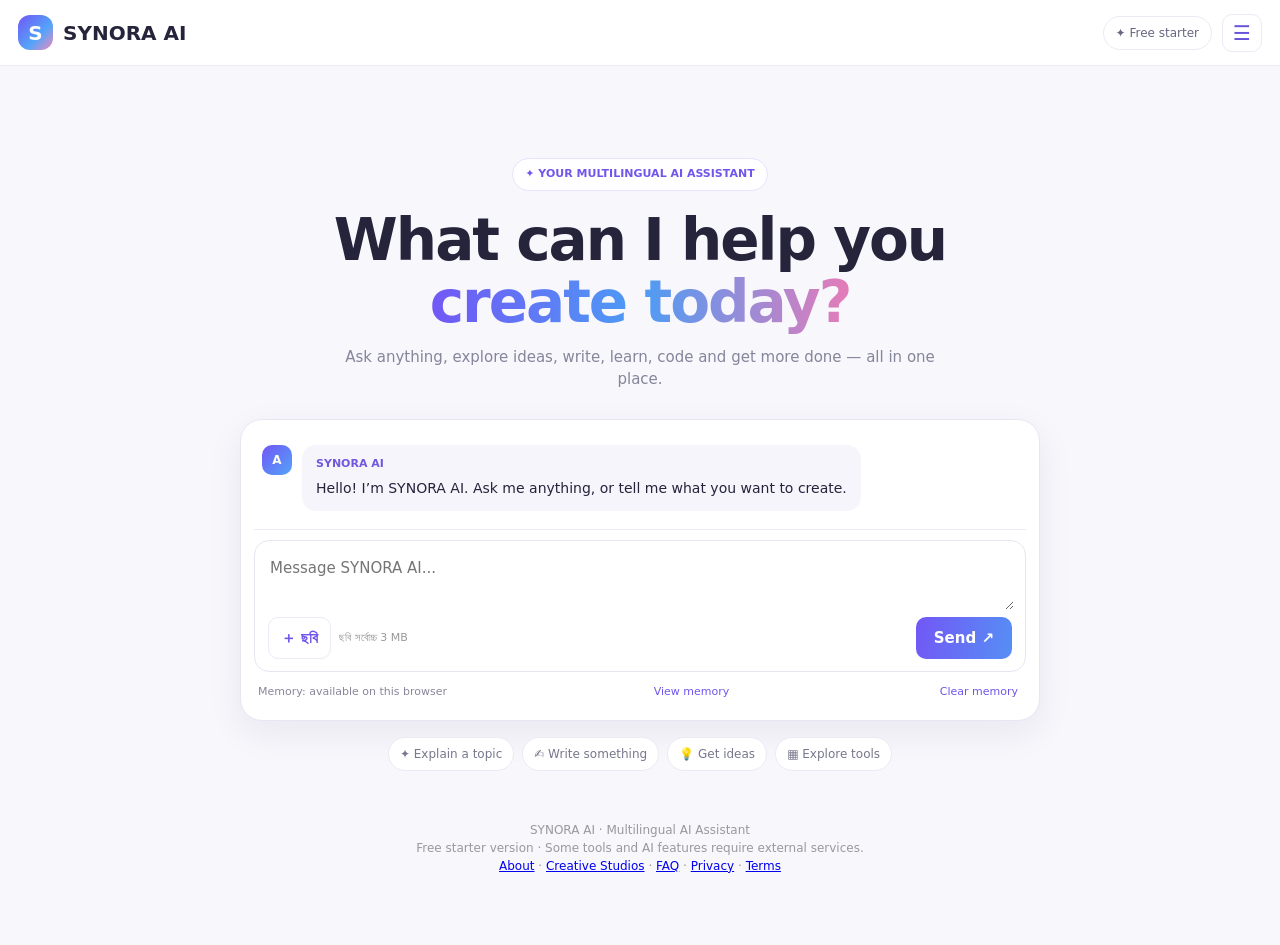
<file: index.html>
<!doctype html>
<html lang="en"><head><meta charset="utf-8"><meta name="viewport" content="width=device-width,initial-scale=1"><meta name="description" content="SYNORA AI is a multilingual AI assistant for chat, creativity, learning and everyday tasks."><meta name="theme-color" content="#f8f7ff"><title>SYNORA AI — Your Multilingual AI Assistant</title>
<style>
:root{--bg:#f8f7fc;--ink:#25243b;--muted:#85859b;--line:#eceaf4;--purple:#7657f5}*{box-sizing:border-box}body{margin:0;background:var(--bg);color:var(--ink);font:15px/1.5 Inter,system-ui,sans-serif}button,input,textarea{font:inherit}button{cursor:pointer}.top{height:66px;display:flex;align-items:center;justify-content:space-between;padding:0 18px;background:#fff;border-bottom:1px solid var(--line);position:sticky;top:0;z-index:5}.brand{display:flex;align-items:center;gap:10px;font-weight:850;font-size:20px}.logo{width:35px;height:35px;border-radius:12px;display:grid;place-items:center;color:white;background:linear-gradient(135deg,#7256f5,#53a4fa 60%,#f18abe)}.hamb{border:1px solid var(--line);background:white;color:#6653d9;border-radius:10px;width:40px;height:38px;font-size:20px}.pill{border:1px solid var(--line);background:white;color:#666780;border-radius:99px;padding:7px 12px;font-size:12px}.wrap{max-width:1000px;margin:auto;padding:20px 16px 70px}.hero{text-align:center;margin:8vh auto 0;max-width:800px}.eyebrow{display:inline-block;background:white;border:1px solid #e8e1ff;border-radius:99px;padding:7px 12px;color:#7256ec;font-size:11px;font-weight:800}.hero h1{font-size:clamp(34px,6vw,58px);line-height:1.08;letter-spacing:-2px;margin:18px 0 12px}.grad{background:linear-gradient(90deg,#7257f5,#4c9cf5,#e67bb8);background-clip:text;color:transparent}.lead{color:var(--muted);max-width:590px;margin:0 auto 28px}.chat{background:#fff;border:1px solid #e9e6f3;border-radius:22px;padding:15px;box-shadow:0 12px 36px #30215c12;text-align:left}.chat textarea{border:0;outline:0;resize:vertical;width:100%;min-height:86px;padding:7px;color:var(--ink)}.chatfoot{display:flex;justify-content:space-between;align-items:center;gap:8px}.hint{font-size:11px;color:#999}.send,.action{border:0;background:linear-gradient(100deg,#7257f5,#568ff5);color:white;border-radius:10px;padding:10px 18px;font-weight:750}.send:disabled{opacity:.6}.suggest{display:flex;justify-content:center;flex-wrap:wrap;gap:8px;margin-top:16px}.suggest button,.small{border:1px solid var(--line);background:#fff;color:#77778d;border-radius:99px;padding:7px 11px;font-size:12px}.chat-history{display:flex;flex-direction:column;gap:16px;max-height:440px;overflow-y:auto;padding:12px 8px 18px;margin-bottom:10px;border-bottom:1px solid var(--line);scroll-behavior:smooth}.message-row{display:flex;align-items:flex-start;gap:10px;text-align:left}.assistant-row{justify-content:flex-start}.user-row{justify-content:flex-end}.avatar{width:30px;height:30px;flex:0 0 30px;display:grid;place-items:center;border-radius:10px;background:linear-gradient(135deg,#7256f5,#53a4fa);color:#fff;font-size:12px;font-weight:800}.user-row .avatar{background:#ece8ff;color:#6c52dc;order:2}.message-content{max-width:min(82%,680px);padding:11px 14px;border-radius:14px;background:#f6f5fb;color:var(--ink);white-space:pre-wrap;overflow-wrap:anywhere}.user-row .message-content{background:#eeeaff}.message-content b{display:block;font-size:11px;color:#7158df;margin-bottom:5px}.message-content p{margin:0;color:var(--ink);font-size:14px;line-height:1.65;white-space:pre-wrap}.message-content .typing{color:#77778d;font-style:italic}.composer{border:1px solid #e8e4f2;border-radius:15px;padding:9px 11px 10px;background:#fff}.chat .composer textarea{min-height:60px;max-height:180px;resize:vertical;padding:7px 4px}.chat .chatfoot{padding:0 2px 2px}.chat{padding:13px}.attach-btn{border:1px solid var(--line);background:#fff;color:#7055ed;border-radius:10px;padding:9px 12px;font-weight:700}.image-preview{display:none;align-items:center;gap:10px;padding:8px;margin:6px 0;background:#f6f4ff;border:1px solid var(--line);border-radius:10px}.image-preview img{width:56px;height:56px;object-fit:cover;border-radius:8px}.image-preview button{border:0;background:#eee9ff;color:#6650d8;border-radius:8px;padding:6px 9px}.send:disabled{cursor:wait}.message-error{color:#a43d54!important}.memory-bar{display:flex;align-items:center;justify-content:space-between;gap:8px;padding:8px 4px 2px;color:#89869b;font-size:11px}.memory-bar button{border:0;background:transparent;color:#7055ed;font-size:11px;padding:4px}.shade{display:none;position:fixed;inset:0;background:#17142b66;z-index:9}.drawer{display:none;position:fixed;z-index:10;left:12px;top:76px;width:min(360px,calc(100vw - 24px));max-height:calc(100vh - 90px);overflow:auto;background:white;border:1px solid var(--line);border-radius:17px;padding:14px;box-shadow:0 20px 60px #21164a30}.drawer.open,.shade.open{display:block}.drawerHead{display:flex;justify-content:space-between;align-items:center;padding:5px 3px 12px;border-bottom:1px solid var(--line)}.drawerHead button{border:0;background:#f4f2fb;border-radius:8px;padding:6px 10px}.menuLabel{font-size:10px;letter-spacing:1px;font-weight:800;color:#9a99aa;margin:14px 5px 6px}.menuLink{display:block;width:100%;border:0;background:transparent;text-align:left;padding:9px 10px;border-radius:9px;color:#55566d;font-size:13px}.menuLink:hover{background:#f2efff;color:#7055ed}.section{margin:55px auto 0}.section h2{font-size:20px;margin:0}.section p{color:var(--muted);font-size:13px}.head{display:flex;align-items:center;justify-content:space-between;gap:12px;flex-wrap:wrap}.search{width:min(340px,100%);padding:10px 13px;border:1px solid var(--line);border-radius:11px;background:white}.grid{display:grid;grid-template-columns:repeat(3,minmax(0,1fr));gap:12px;margin-top:16px}.tool{background:white;border:1px solid var(--line);border-radius:14px;padding:14px}.tool b{font-size:14px}.tool small{display:block;color:var(--muted);margin-top:4px}.panel{display:none;background:white;border:1px solid var(--line);border-radius:16px;padding:18px;margin-top:16px;max-width:700px}.panel input,.panel textarea{width:100%;border:1px solid var(--line);border-radius:9px;padding:10px;margin:7px 0}.result{background:#f5f3ff;border-radius:9px;padding:11px;margin-top:10px;overflow-wrap:anywhere}.foot{margin-top:50px;text-align:center;color:#999;font-size:12px}@media(max-width:650px){.grid{grid-template-columns:repeat(2,minmax(0,1fr))}.hero{margin-top:5vh}.hero h1{letter-spacing:-1.2px}.chat{padding:11px}.top{padding:0 12px}}
</style><link rel="canonical" href="https://alltoolshub-pi.vercel.app/"><meta name="robots" content="index,follow,max-image-preview:large"><meta name="keywords" content="SYNORA AI, multilingual AI assistant, AI chat, creativity, learning, productivity"><meta property="og:type" content="website"><meta property="og:title" content="SYNORA AI — Multilingual AI Assistant"><meta property="og:description" content="Explore useful free online tools for text, images, documents, calculations and everyday tasks."><meta property="og:url" content="https://alltoolshub-pi.vercel.app/"><meta name="twitter:card" content="summary"><meta name="twitter:title" content="SYNORA AI — Ask, Create, Learn"><meta name="twitter:description" content="Free browser-based tools for everyday work."></head><body>
<header class="top"><div class="brand"><span class="logo">S</span>SYNORA AI</div><div style="display:flex;align-items:center;gap:10px"><span class="pill">✦ Free starter</span><button class="hamb" aria-label="Open menu" onclick="toggleMenu()">☰</button></div></header>
<div class="shade" id="shade" onclick="toggleMenu(false)"></div><nav class="drawer" id="drawer"><div class="drawerHead"><b>SYNORA AI Menu</b><button onclick="toggleMenu(false)">✕</button></div><button class="menuLink" onclick="home()">⌂ &nbsp; Home / AI Chat</button><a class="menuLink" href="/studios.html">✦ &nbsp; Creative Studios — Image / Video / Voice</a><button class="menuLink" onclick="showTools()">▦ &nbsp; Explore all tools</button><div class="menuLabel">AI WORKSPACES & CATEGORIES</div><div id="categoryMenu"></div><div class="menuLabel">POPULAR TOOLS</div><div id="popularMenu"></div></nav>
<main class="wrap"><section class="hero" id="homeView"><span class="eyebrow">✦ YOUR MULTILINGUAL AI ASSISTANT</span><h1>What can I help you <span class="grad">create today?</span></h1><p class="lead">Ask anything, explore ideas, write, learn, code and get more done — all in one place.</p><div class="chat"><div class="chat-history" id="chatHistory" aria-live="polite"><div class="message-row assistant-row"><div class="avatar">A</div><div class="message-content"><b>SYNORA AI</b><p>Hello! I’m SYNORA AI. Ask me anything, or tell me what you want to create.</p></div></div></div><div class="composer"><div class="image-preview" id="imagePreview"><img id="previewImage" alt="Selected image preview"><span id="imageName" class="hint"></span><button type="button" onclick="removeImage()">Remove</button></div><textarea id="message" placeholder="Message SYNORA AI..."></textarea><div class="chatfoot"><div style="display:flex;align-items:center;gap:8px"><label class="attach-btn" for="imageInput">＋ ছবি</label><input id="imageInput" type="file" accept="image/jpeg,image/png,image/webp" hidden><span class="hint">ছবি সর্বোচ্চ 3 MB</span></div><button class="send" id="sendBtn" onclick="sendMessage()">Send ↗</button></div></div><div class="memory-bar"><span id="memoryStatus">Memory is saved on this browser</span><button type="button" onclick="showMemory()">View memory</button><button type="button" onclick="clearMemory()">Clear memory</button></div></div><div class="suggest"><button onclick="ask('Explain a difficult topic in simple words')">✦ Explain a topic</button><button onclick="ask('Help me write a professional email')">✍️ Write something</button><button onclick="ask('Give me creative project ideas')">💡 Get ideas</button><button onclick="showTools()">▦ Explore tools</button></div></section>
<section class="section" id="toolsView" style="display:none"><div class="head"><div><h2>Explore All Tools</h2><p>Find a tool for your everyday tasks.</p></div><input class="search" id="toolSearch" placeholder="Search tools..." oninput="renderTools()"></div><div class="grid" id="toolGrid"></div><div class="panel" id="toolPanel"></div></section><footer class="foot">SYNORA AI · Multilingual AI Assistant<br>Free starter version · Some tools and AI features require external services.<br><a href="/about.html">About</a> · <a href="/studios.html">Creative Studios</a> · <a href="/faq.html">FAQ</a> · <a href="/privacy.html">Privacy</a> · <a href="/terms.html">Terms</a></footer></main>
<script>
const categories=['AI Chat & Assistants','AI Writing','Research & Learning','Image & Design','Coding','Documents & PDF','Business & Marketing','Video & Audio','Text Tools','Calculators','File Tools','Everyday Utilities'];
const tools=['Word Counter','Character Counter','Percentage Calculator','QR Code Generator','Image Resizer','Image Compressor','PDF Merger','JSON Formatter','JSON Validator','Case Converter','Slug Generator','Base64 Encoder','Base64 Decoder','URL Encoder','Random Number Generator','Color Converter','Text Reverser','Remove Extra Spaces','AI Text Summarizer','AI Translator','AI Email Writer','AI Blog Outline','AI Caption Generator','AI Grammar Checker','AI Research Helper','AI Study Planner','AI Code Helper','Markdown Previewer','PDF Splitter','PDF to Text','Image to PDF','Unit Converter','Password Generator','Typing Speed Test','Text Diff Checker','CSS Minifier','JavaScript Minifier','Regex Tester','Meta Tag Generator','Hashtag Generator','Social Bio Generator','Product Description Writer','Resume Bullet Writer','Cover Letter Helper','Meeting Notes Formatter','Prompt Generator','Idea Generator','Flashcard Maker','Quiz Generator','Citation Formatter','Reading Time Calculator','Image Cropper','Image Format Converter','HEX to RGB','RGB to HEX','Gradient Generator','Color Palette Generator','Text to Speech','Speech to Text','Video Script Writer','Content Calendar','Invoice Template','Profit Calculator','Discount Calculator','Loan Calculator','Age Calculator','Date Difference Calculator','Tip Calculator','Compound Interest Calculator','PDF Page Counter','Text Cleaner','Duplicate Line Remover','Line Sorter','Number Formatter','Roman Numeral Converter','Binary Converter','Decimal Converter','URL Parser','UTM Builder','Open Graph Preview','FAQ Generator','Brand Name Ideas','Product Name Ideas','CSV Viewer','File Size Converter','Time Zone Helper','YouTube Title Ideas','Video Thumbnail Maker','Audio Trimmer','Privacy Policy Draft','Terms Draft','Tip Splitter','Text Case Converter','Word Frequency Counter','Image Compressor Pro','AI Prompt Improver','AI Story Writer','AI Lesson Planner','AI Presentation Outline','AI Chat Assistant','AI Resume Helper','AI SEO Description'];
const working=new Set(['Word Counter','Character Counter','Percentage Calculator','QR Code Generator','Image Resizer','Image Compressor','PDF Merger','Case Converter','Slug Generator','Base64 Encoder','Base64 Decoder','URL Encoder','Random Number Generator','Color Converter','Text Reverser','Remove Extra Spaces','JSON Formatter','JSON Validator','Discount Calculator','Tip Calculator','Tip Splitter','Age Calculator','Date Difference Calculator','Reading Time Calculator','Word Frequency Counter','Duplicate Line Remover','Line Sorter','Number Formatter','Unit Converter','HEX to RGB','RGB to HEX','Profit Calculator','Password Generator','Typing Speed Test','Text Cleaner','Markdown Previewer','Text Diff Checker','CSS Minifier','JavaScript Minifier','Regex Tester','Meta Tag Generator','Hashtag Generator','Social Bio Generator','Product Description Writer','Resume Bullet Writer','Cover Letter Helper','Meeting Notes Formatter','Prompt Generator','Idea Generator','Flashcard Maker','Quiz Generator','Citation Formatter','Roman Numeral Converter','Binary Converter','Decimal Converter','URL Parser','UTM Builder','Open Graph Preview','FAQ Generator','Brand Name Ideas','Product Name Ideas','CSV Viewer','File Size Converter','Privacy Policy Draft','Terms Draft','Text Case Converter']);
const GREETING='Hello! I’m SYNORA AI. Ask me anything, or tell me what you want to create.';
const CHAT_KEY='alltoolshub_chat_v2', MEMORY_KEY='alltoolshub_memory_v1';
let chatMessages=(()=>{try{const v=JSON.parse(localStorage.getItem(CHAT_KEY)||'[]');return Array.isArray(v)&&v.length?v:[{role:'assistant',content:GREETING}]}catch{return [{role:'assistant',content:GREETING}]}})();
let userMemory=(()=>{try{return localStorage.getItem(MEMORY_KEY)||''}catch{return ''}})();
let selectedImageData='';
function removeImage(){selectedImageData='';document.getElementById('imageInput').value='';document.getElementById('imagePreview').style.display='none'}
document.getElementById('imageInput').addEventListener('change',async e=>{const file=e.target.files&&e.target.files[0];if(!file)return;if(!['image/jpeg','image/png','image/webp'].includes(file.type)){alert('শুধু JPG, PNG অথবা WEBP ছবি দিন।');e.target.value='';return;}if(file.size>3*1024*1024){alert('ছবিটি 3 MB-এর ছোট করুন।');e.target.value='';return;}const reader=new FileReader();reader.onload=()=>{selectedImageData=String(reader.result||'');document.getElementById('previewImage').src=selectedImageData;document.getElementById('imageName').textContent=file.name;document.getElementById('imagePreview').style.display='flex'};reader.readAsDataURL(file);});
function saveChat(){try{localStorage.setItem(CHAT_KEY,JSON.stringify(chatMessages.slice(-60)))}catch{}}
function saveMemory(){try{localStorage.setItem(MEMORY_KEY,userMemory)}catch{}}
function showMemory(){alert(userMemory?'Saved memory:\\n\\n'+userMemory:'No saved memory yet. Type “মনে রাখো: ...” or “Remember: ...” in chat to save something.')}
function clearMemory(){if(!confirm('Clear saved memory on this browser?'))return;userMemory='';saveMemory();document.getElementById('memoryStatus').textContent='Memory: empty'}
function restoreChat(){const box=document.getElementById('chatHistory');box.innerHTML='';chatMessages.forEach(m=>addMessage(m.role,m.content));document.getElementById('memoryStatus').textContent=userMemory?'Memory: saved on this browser':'Memory: available on this browser'}
function addMessage(role,content,extraClass=''){const history=document.getElementById('chatHistory');const row=document.createElement('div');row.className='message-row '+(role==='user'?'user-row':'assistant-row');const avatar=document.createElement('div');avatar.className='avatar';avatar.textContent=role==='user'?'Y':'A';const body=document.createElement('div');body.className='message-content';if(extraClass)body.classList.add(extraClass);const name=document.createElement('b');name.textContent=role==='user'?'You':'SYNORA AI';const text=document.createElement('p');text.textContent=content;body.append(name,text);row.append(avatar,body);history.append(row);history.scrollTop=history.scrollHeight;return text}
async function sendMessage(){const el=document.getElementById('message'),btn=document.getElementById('sendBtn'),s=el.value.trim(),imageToSend=selectedImageData;if((!s&&!imageToSend)||btn.disabled)return;
const match=s.match(/^(?:মনে রাখো|remember(?: this)?):\s*(.+)$/i);
if(match){userMemory=(userMemory+'\n- '+match[1].trim()).trim().slice(-3500);saveMemory();document.getElementById('memoryStatus').textContent='Memory: saved';addMessage('user',s);addMessage('assistant','ঠিক আছে—এই ব্রাউজারের মেমোরিতে তথ্যটি সংরক্ষণ করেছি।');chatMessages.push({role:'user',content:s},{role:'assistant',content:'তথ্যটি সংরক্ষণ করা হয়েছে।'});saveChat();el.value='';return;}
const visibleUserText=s||(imageToSend?'ছবিটি দেখুন।':'');chatMessages.push({role:'user',content:visibleUserText});saveChat();addMessage('user',visibleUserText+(imageToSend?' [ছবি সংযুক্ত]':''));el.value='';removeImage();btn.disabled=true;btn.textContent='Thinking…';const pending=addMessage('assistant','Thinking…');pending.classList.add('typing');try{const res=await fetch('/api/chat',{method:'POST',headers:{'Content-Type':'application/json'},body:JSON.stringify({messages:chatMessages.filter(m=>m.role!=='assistant'||(m.content!==GREETING&&m.content!=="Hello! I’m AllToolsHub AI. Ask me anything, or tell me what you want to create.")).slice(-12),image:imageToSend||undefined,memory:userMemory})}),data=await res.json().catch(()=>({}));if(!res.ok)throw Error(data.error||'AI request failed ('+res.status+')');if(typeof data.reply!=='string'||!data.reply.trim())throw Error('AI returned no text');pending.classList.remove('typing');pending.textContent=data.reply;chatMessages.push({role:'assistant',content:data.reply});saveChat();}catch(e){chatMessages.pop();pending.classList.remove('typing');pending.classList.add('message-error');pending.textContent='I could not connect: '+((e&&e.message)||'The AI service is temporarily unavailable.');}finally{saveChat();btn.disabled=false;btn.textContent='Send ↗';el.focus()}}
document.getElementById('message').addEventListener('keydown',e=>{if(e.key==='Enter'&&!e.shiftKey){e.preventDefault();sendMessage()}});restoreChat();renderTools();
</script></body></html>
</file>
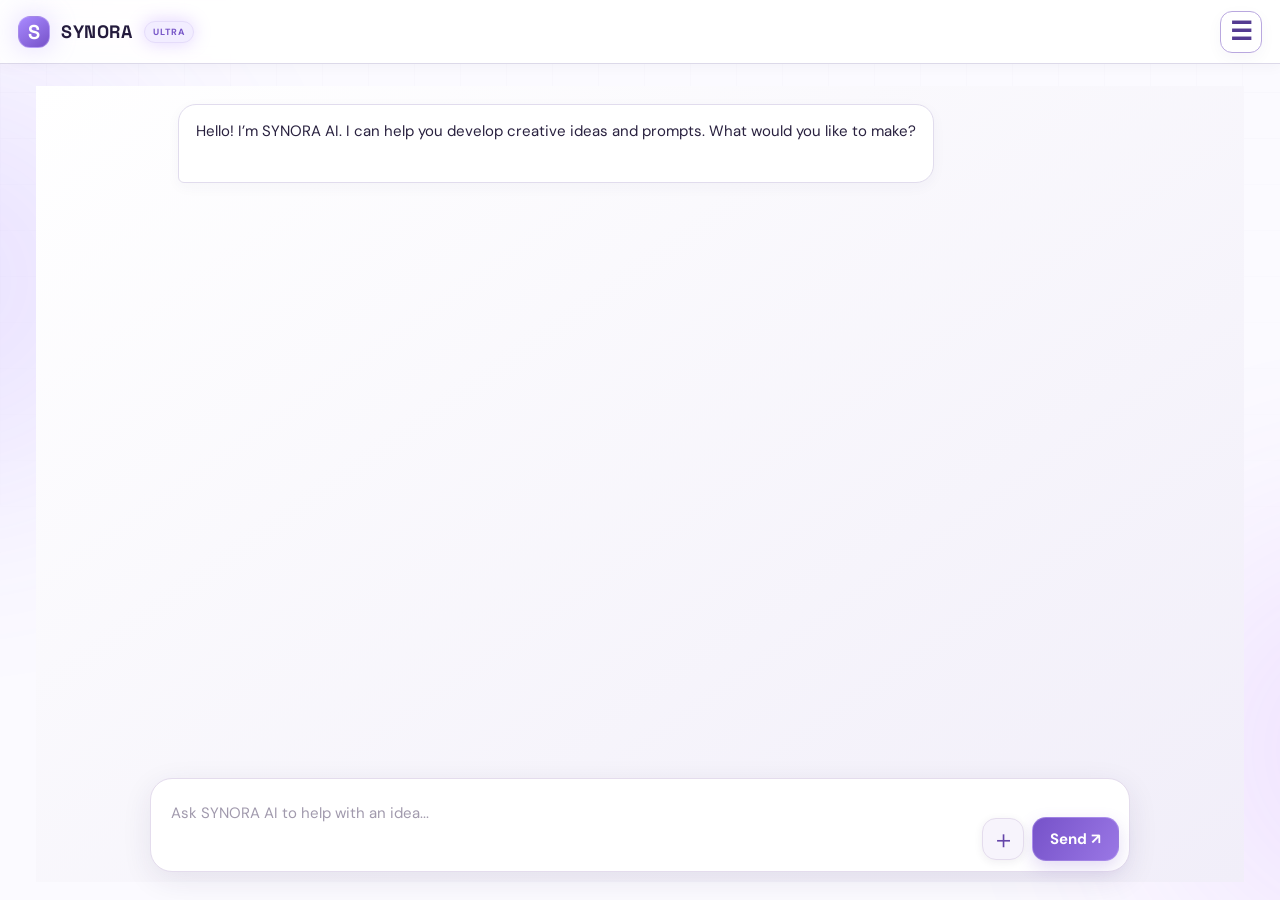
<file: synora/index.html>
<!doctype html>
<html lang="en">
<head>
  <meta charset="utf-8">
  <meta name="viewport" content="width=device-width,initial-scale=1">
  <meta name="description" content="SYNORA — one creative workspace for AI video, images, voice and writing.">
  <title>SYNORA — Intelligence Without Limits</title>
  <link rel="manifest" href="/synora/manifest.webmanifest">
  <meta name="theme-color" content="#f7f5ff">
  <link rel="stylesheet" href="styles.css?v=11">
</head>
<body>
  <div class="ambient ambient-one"></div><div class="ambient ambient-two"></div>
  <header class="topbar">
    <a class="brand" href="#" id="homeLink" aria-label="SYNORA home"><span class="brand-mark">S</span><span>SYNORA</span><span class="ultra-label">ULTRA</span></a>
    <div class="top-actions"><div class="nav-menu-wrap"><button class="menu-toggle menu-link" id="menuToggle" type="button" aria-label="Open navigation menu" aria-expanded="false"><span aria-hidden="true">☰</span></button><nav class="nav-dropdown" id="navDropdown" hidden aria-label="Main navigation"><a href="#ai-assistant">AI Assistant</a><a href="#studios">Image & Video Studio</a><a href="#workspace">Create & Documents</a><a href="#trend-hub">Trend Hub</a><a href="#projects">My Projects & History</a><a href="#plans">Plans & Premium</a><a href="settings.html">Settings</a><a href="settings.html#help">Help & Support</a></nav></div></div>
  </header>

  <main class="shell">
    <section class="hero">
      <div class="hero-copy">
        <div class="eyebrow"><span class="spark">✦</span> YOUR CREATIVE UNIVERSE</div>
        <h1>Ideas become<br><span>extraordinary.</span></h1>
        <p>One workspace for your next video, image, voiceover or big idea. Create without switching tools.</p>
        <a class="primary-btn" href="#studios">Explore studios <span>↗</span></a>
        <div class="hero-note"><span class="mini-avatars">✦ ◈ ◎</span> One place. Many possibilities.</div>
      </div>
      <div class="hero-art" aria-label="Abstract purple creative orb">
        <div class="orbit orbit-a"></div><div class="orbit orbit-b"></div><div class="orb"><span>✦</span></div>
        <div class="float-card float-top"><span class="float-icon">▧</span><span><b>Image Studio</b><small>Visual ideas</small></span></div>
        <div class="float-card float-bottom"><span class="float-icon">▷</span><span><b>Video Studio</b><small>Stories in motion</small></span></div>
      </div>
    </section>

    <section class="section" id="studios">
      <div class="section-head"><div><div class="eyebrow">CREATE SOMETHING NEW</div><h2>Your studios</h2></div><span class="muted">Choose a creative tool</span></div>
      <div class="studio-grid">
        <button class="studio-card video" data-studio="Video Studio"><span class="card-icon">▶</span><span class="card-tag">MOTION</span><h3>Video Studio</h3><p>Plan scenes, scripts and video concepts.</p><span class="card-link">Open studio ↗</span></button>
        <button class="studio-card image" data-studio="Image Studio"><span class="card-icon">▧</span><span class="card-tag">VISUALS</span><h3>Image Studio</h3><p>Shape image prompts, edits and visual ideas.</p><span class="card-link">Open studio ↗</span></button>
        <button class="studio-card voice" data-studio="Voice Studio"><span class="card-icon">◖</span><span class="card-tag">AUDIO</span><h3>Voice Studio</h3><p>Prepare voiceovers, narration and podcasts.</p><span class="card-link">Open studio ↗</span></button>
        <button class="studio-card writing" data-studio="Writing Studio"><span class="card-icon">✎</span><span class="card-tag">WORDS</span><h3>Writing Studio</h3><p>Draft stories, posts, ads and creative copy.</p><span class="card-link">Open studio ↗</span></button>
      </div>
    </section>

    <section class="section trend-hub-section" id="trend-hub">
      <div class="trend-hub-panel">
        <div class="trend-hub-copy">
          <div class="eyebrow">DISCOVER WHAT'S TRENDING</div>
          <h2>Trend Hub</h2>
          <p>Open your Trend Hub page to explore the trend experience you created. It currently opens as a separate page; full in-app integration needs its source code.</p>
          <a class="primary-btn" href="https://finframe-ai-lab-git-feature-vybora-trend-hub-clon3.vercel.app/trend-hub.html" target="_blank" rel="noopener noreferrer">Open Trend Hub <span>↗</span></a>
        </div>
        <div class="trend-hub-symbol" aria-hidden="true">↗</div>
      </div>
    </section>

    <section class="workspace section" id="workspace">
      <div class="section-head"><div><div class="eyebrow">YOUR CREATIVE SPACE</div><h2 id="workspaceTitle">Start creating</h2></div><span class="demo-pill">LOCAL DEMO</span></div>
      <div class="editor">
        <div class="editor-main">
          <label for="projectTitle">Project name</label><input id="projectTitle" maxlength="70" placeholder="Give your idea a name">
          <label for="prompt">What would you like to create?</label><textarea id="prompt" rows="5" maxlength="2000" placeholder="Describe your idea, mood, style or story..."></textarea>
          <div class="prompt-tools">
            <label for="templateSelect">Prompt starter</label>
            <div class="prompt-tool-row">
              <select id="templateSelect" aria-label="Choose a prompt starter"><option value="">Choose a starter…</option></select>
              <button class="text-btn" id="insertTemplate" type="button">Use starter</button>
              <button class="text-btn" id="copyPrompt" type="button">Copy brief</button>
            </div>
          </div>
          <div class="editor-foot"><span id="charCount">0 / 2000</span><div class="editor-actions"><button class="text-btn" id="newProject" type="button">New brief</button><button class="primary-btn" id="saveProject" type="button">Save project <span>＋</span></button></div></div>
          <p class="notice" id="notice" role="status">This demo saves your project in this browser. It does not generate AI media yet.</p>
        </div>
        <aside class="editor-aside"><div class="aside-icon">✦</div><h3>Make room for ideas.</h3><p>Write a brief, save it, and return to it whenever inspiration strikes.</p><div class="aside-line"></div><small>COMING NEXT</small><b>Connected AI generation</b><small>Requires a secure server and AI provider.</small></aside>
      </div>
    </section>

    <section class="section ai-assistant-section" id="ai-assistant">
      <div class="section-head"><div><div class="eyebrow">YOUR CREATIVE COPILOT</div><h2>SYNORA AI Assistant</h2></div><span class="demo-pill">TEXT AI · SERVER REQUIRED</span></div>
      <div class="chat-panel">
        <div class="chat-intro"><div class="aside-icon">✦</div><div><h3>Ask, plan, and refine ideas</h3><p>Get help with scripts, prompts, concepts and writing. This chat connects to the secure server when SYNORA is deployed on Vercel and its AI key is configured.</p></div></div>
        <div class="chat-messages" id="chatMessages" aria-live="polite"><div class="chat-bubble assistant-bubble">Hello! I’m SYNORA AI. I can help you develop creative ideas and prompts. What would you like to make?</div></div>
        <form class="chat-form" id="chatForm"><label class="sr-only" for="chatInput">Message SYNORA AI</label><textarea id="chatInput" rows="2" maxlength="5000" placeholder="Ask SYNORA AI to help with an idea..."></textarea><div class="chat-attach-row"><div class="plus-wrap"><button class="plus-button" id="plusMenuButton" type="button" aria-label="Open attachments" aria-expanded="false">＋</button><div class="plus-menu" id="plusMenu" hidden><button type="button" id="choosePhoto"><span class="plus-menu-icon">▧</span><span><b>Photos</b><small>Choose an image</small></span></button><button type="button" id="takePhoto"><span class="plus-menu-icon">◎</span><span><b>Camera</b><small>Take a photo</small></span></button><button type="button" id="chooseVideo"><span class="plus-menu-icon">▷</span><span><b>Video</b><small>Choose a video</small></span></button><button type="button" id="chooseDocument"><span class="plus-menu-icon">▤</span><span><b>Files</b><small>Choose a document</small></span></button></div></div><input id="chatImage" type="file" accept="image/jpeg,image/png,image/webp" hidden><input id="chatCamera" type="file" accept="image/*" capture="environment" hidden><input id="chatVideo" type="file" accept="video/*" hidden><input id="chatDocument" type="file" accept=".pdf,.doc,.docx,.txt,.rtf,.xls,.xlsx,.ppt,.pptx,application/pdf,text/plain" hidden><span id="chatImageName" hidden></span><button class="primary-btn" id="chatSend" type="submit">Send ↗</button></div><div id="chatImagePreview" class="chat-image-preview" hidden><img id="chatImageThumb" alt="Selected image preview"><button type="button" id="removeChatImage">Remove photo</button></div></form>
        <p class="notice" id="chatNotice" role="status" hidden></p>
      </div>
    </section>

    <section class="section" id="projects">
      <div class="section-head"><div><div class="eyebrow">PICK UP WHERE YOU LEFT OFF</div><h2>My projects</h2></div><div class="project-tools"><input id="projectSearch" class="project-search" type="search" placeholder="Search projects" aria-label="Search projects"><button class="sort-btn" id="sortBtn" type="button" aria-label="Sort projects, newest first"><span class="sort-icon">⇅</span><span id="sortLabel">Newest</span></button><button class="text-btn" id="importBtn" type="button">Import ↑</button><input id="importFile" type="file" accept="application/json,.json" hidden><button class="text-btn" id="exportBtn" type="button">Export ↓</button></div></div>
      <div id="projectList" class="project-list"><div class="empty-state"><span>✧</span><b>Your ideas will live here</b><p>Save your first project from any studio.</p></div></div>
    </section>

    <section class="plans section" id="plans">
      <div class="section-head"><div><div class="eyebrow">SIMPLE AND CLEAR</div><h2>Plans for every creator</h2></div><span class="muted">Preview only · no payments</span></div>
      <div class="plan-grid">
        <article class="plan-card"><span class="plan-label">STARTER</span><h3>Free</h3><p>Explore the workspace and save ideas on this device.</p><ul><li>Creative studio access</li><li>Local project saving</li><li>Prompt and brief builder</li></ul><span class="plan-action">Available in demo</span></article>
        <article class="plan-card featured"><span class="plan-label">FOR CREATORS</span><h3>Premium <span class="soon">PLANNED</span></h3><p>A future plan for creators who need more room to build.</p><ul><li>Planned AI generation credits</li><li>Planned cloud project sync</li><li>Planned HD export options</li></ul><span class="plan-action">Not available yet</span></article>
      </div>
    </section>
    <footer><a class="brand footer-brand" href="#"><span class="brand-mark">S</span><span>SYNORA</span></a><span>Intelligence Without Limits</span><span>Early preview · Built for ideas</span></footer>
  </main>
  <script src="app.js?v=8"></script>
  <script src="plus-menu.js?v=4"></script>
  <script>if("serviceWorker" in navigator && location.hostname !== "localhost"){navigator.serviceWorker.register("/synora/sw.js").catch(()=>{});}</script>
</body>
</html>
</file>
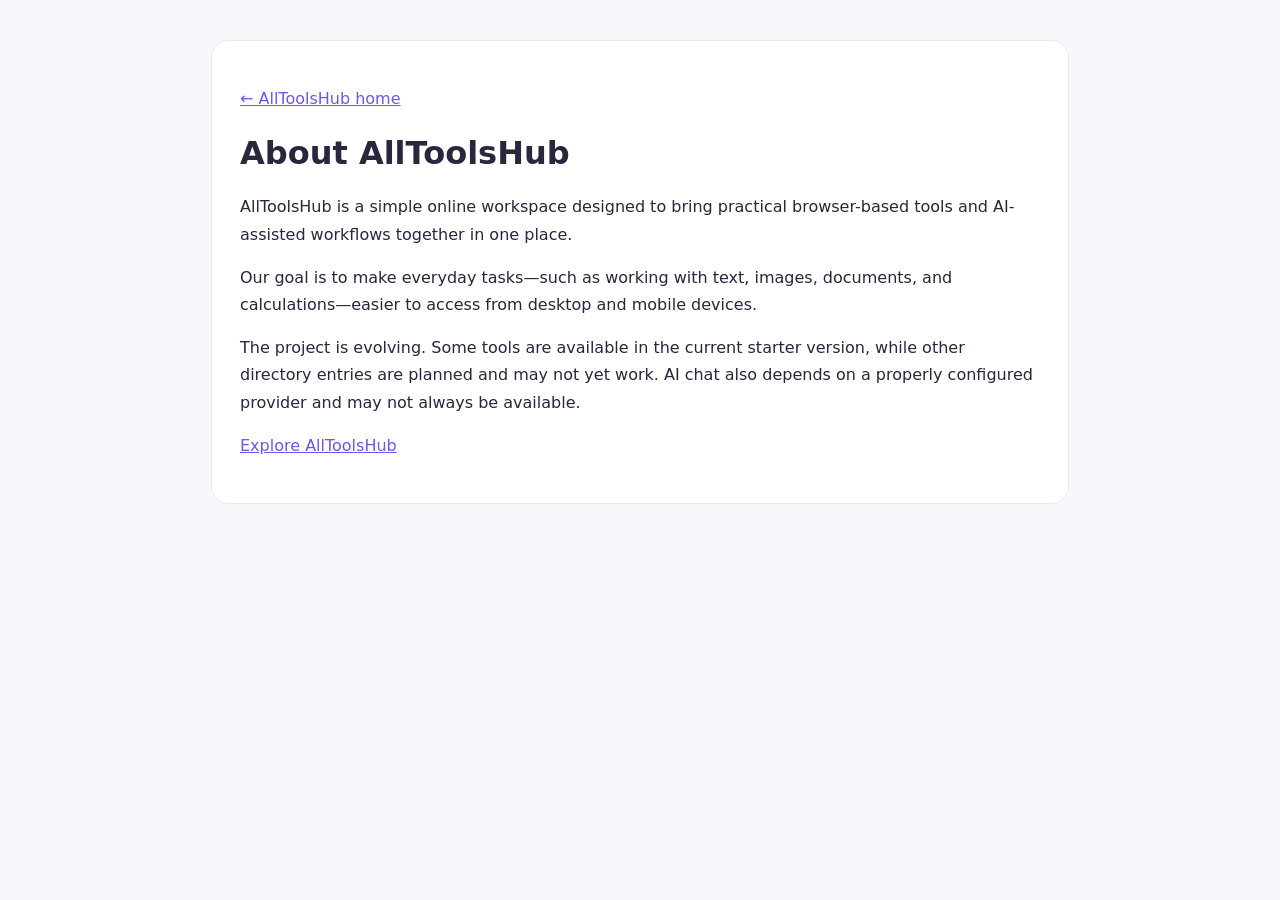
<file: about.html>
<!doctype html>
<html lang="en"><head><meta charset="utf-8"><meta name="viewport" content="width=device-width,initial-scale=1"><meta name="description" content="Learn about AllToolsHub, a simple workspace for useful online tools and AI-assisted tasks."><link rel="canonical" href="https://alltoolshub-pi.vercel.app/about.html"><meta name="robots" content="index,follow"><title>About AllToolsHub</title><style>body{margin:0;background:#f8f7fc;color:#29263d;font:16px/1.7 system-ui,sans-serif}.wrap{max-width:800px;margin:40px auto;padding:28px;background:white;border:1px solid #eceaf4;border-radius:18px}a{color:#7055ed}h1{line-height:1.2}</style></head><body><main class="wrap"><p><a href="/">← AllToolsHub home</a></p><h1>About AllToolsHub</h1><p>AllToolsHub is a simple online workspace designed to bring practical browser-based tools and AI-assisted workflows together in one place.</p><p>Our goal is to make everyday tasks—such as working with text, images, documents, and calculations—easier to access from desktop and mobile devices.</p><p>The project is evolving. Some tools are available in the current starter version, while other directory entries are planned and may not yet work. AI chat also depends on a properly configured provider and may not always be available.</p><p><a href="/">Explore AllToolsHub</a></p></main></body></html>
</file>
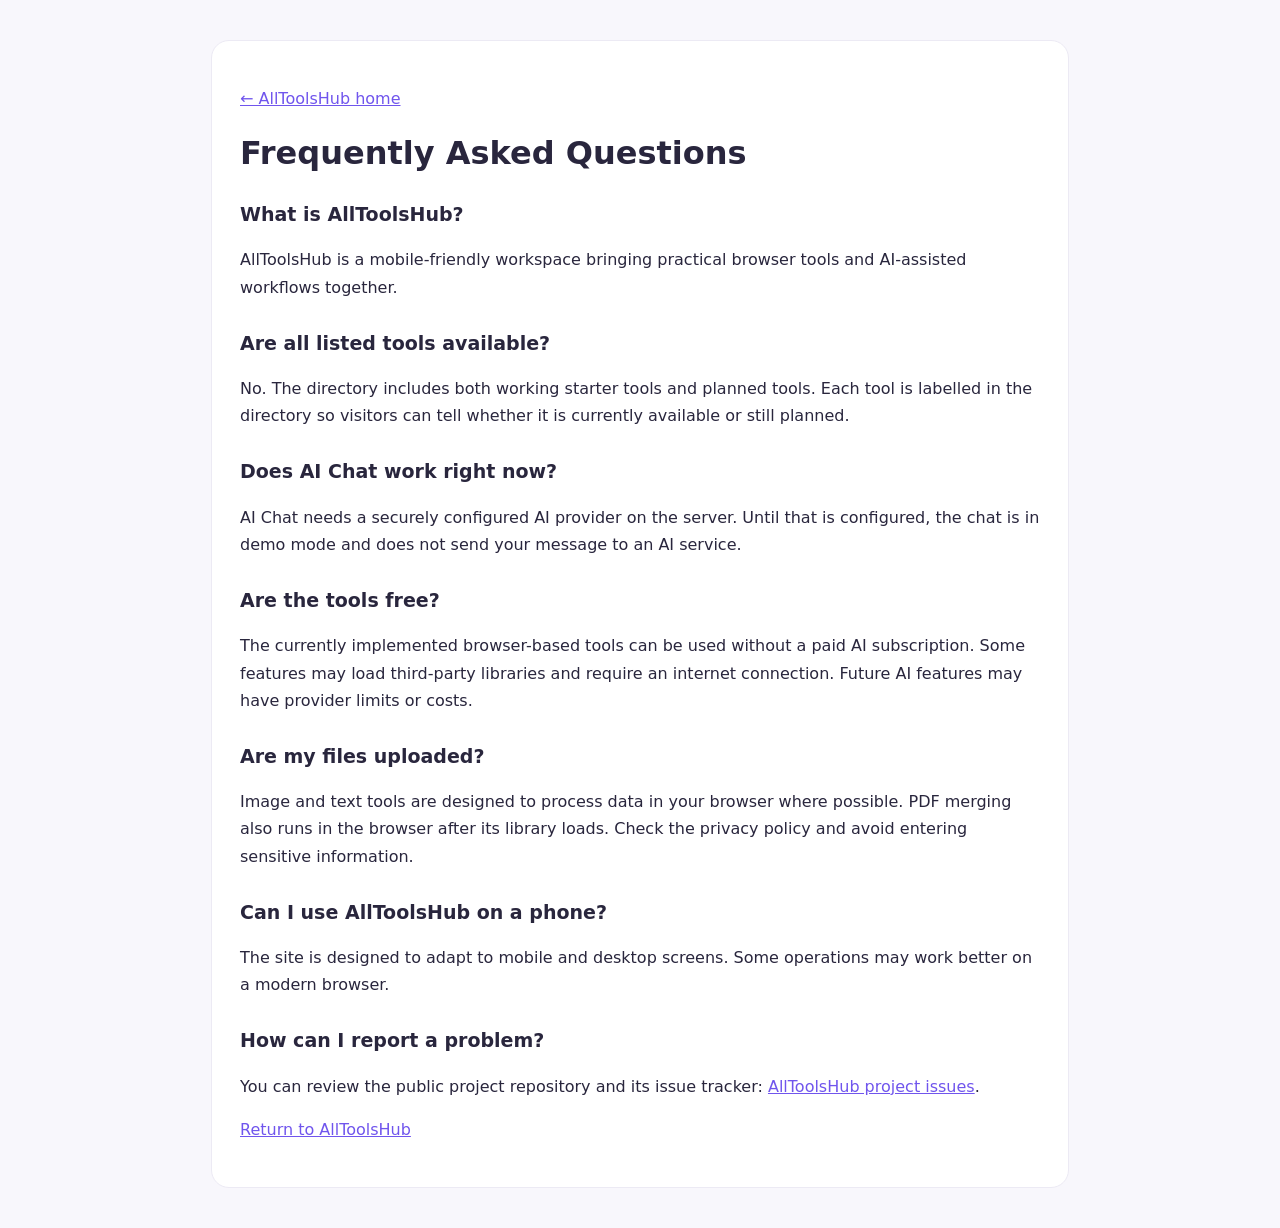
<file: faq.html>
<!doctype html>
<html lang="en"><head><meta charset="utf-8"><meta name="viewport" content="width=device-width,initial-scale=1"><meta name="description" content="Frequently asked questions about AllToolsHub tools, AI chat, privacy and availability."><link rel="canonical" href="https://alltoolshub-pi.vercel.app/faq.html"><meta name="robots" content="index,follow"><title>FAQ — AllToolsHub</title><style>body{margin:0;background:#f8f7fc;color:#29263d;font:16px/1.7 system-ui,sans-serif}.wrap{max-width:800px;margin:40px auto;padding:28px;background:white;border:1px solid #eceaf4;border-radius:18px}a{color:#7055ed}h1{line-height:1.2}h2{margin-top:26px;font-size:19px}li{margin:8px 0}</style></head><body><main class="wrap"><p><a href="/">← AllToolsHub home</a></p><h1>Frequently Asked Questions</h1><h2>What is AllToolsHub?</h2><p>AllToolsHub is a mobile-friendly workspace bringing practical browser tools and AI-assisted workflows together.</p><h2>Are all listed tools available?</h2><p>No. The directory includes both working starter tools and planned tools. Each tool is labelled in the directory so visitors can tell whether it is currently available or still planned.</p><h2>Does AI Chat work right now?</h2><p>AI Chat needs a securely configured AI provider on the server. Until that is configured, the chat is in demo mode and does not send your message to an AI service.</p><h2>Are the tools free?</h2><p>The currently implemented browser-based tools can be used without a paid AI subscription. Some features may load third-party libraries and require an internet connection. Future AI features may have provider limits or costs.</p><h2>Are my files uploaded?</h2><p>Image and text tools are designed to process data in your browser where possible. PDF merging also runs in the browser after its library loads. Check the privacy policy and avoid entering sensitive information.</p><h2>Can I use AllToolsHub on a phone?</h2><p>The site is designed to adapt to mobile and desktop screens. Some operations may work better on a modern browser.</p><h2>How can I report a problem?</h2><p>You can review the public project repository and its issue tracker: <a href="https://github.com/dbil0368-ui/alltoolshub/issues">AllToolsHub project issues</a>.</p><p><a href="/">Return to AllToolsHub</a></p></main></body></html>
</file>
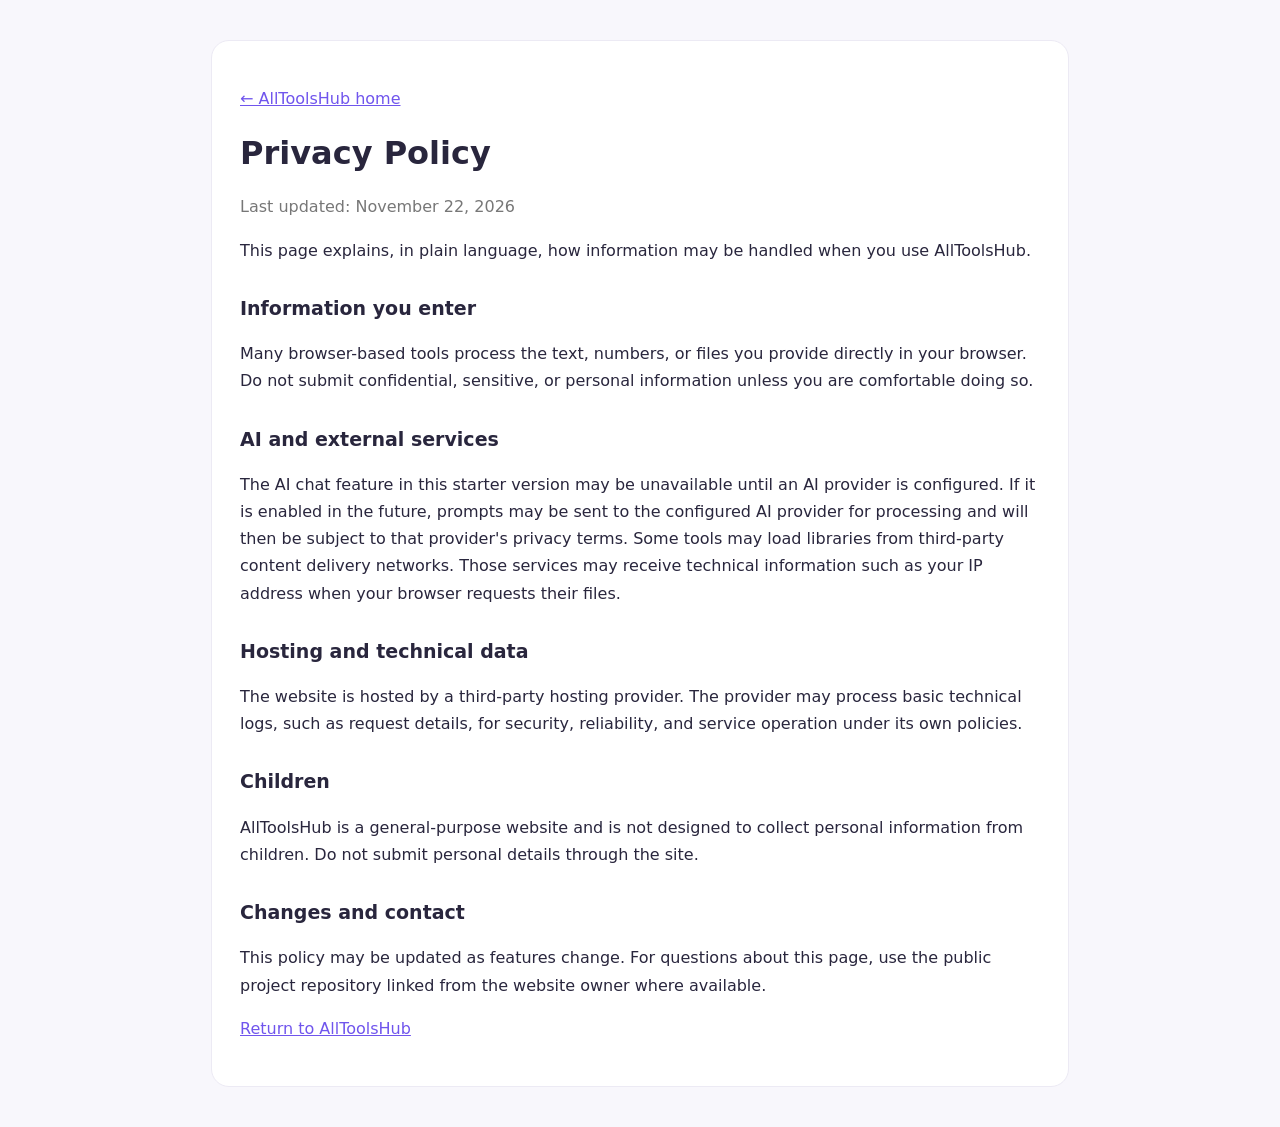
<file: privacy.html>
<!doctype html>
<html lang="en"><head><meta charset="utf-8"><meta name="viewport" content="width=device-width,initial-scale=1"><meta name="description" content="Read the AllToolsHub privacy policy and learn how information is handled when using this website."><link rel="canonical" href="https://alltoolshub-pi.vercel.app/privacy.html"><meta name="robots" content="index,follow"><title>Privacy Policy — AllToolsHub</title><style>body{margin:0;background:#f8f7fc;color:#29263d;font:16px/1.7 system-ui,sans-serif}.wrap{max-width:800px;margin:40px auto;padding:28px;background:white;border:1px solid #eceaf4;border-radius:18px}a{color:#7055ed}h1{line-height:1.2}h2{margin-top:28px;font-size:19px}.muted{color:#777}</style></head><body><main class="wrap"><p><a href="/">← AllToolsHub home</a></p><h1>Privacy Policy</h1><p class="muted">Last updated: November 22, 2026</p><p>This page explains, in plain language, how information may be handled when you use AllToolsHub.</p><h2>Information you enter</h2><p>Many browser-based tools process the text, numbers, or files you provide directly in your browser. Do not submit confidential, sensitive, or personal information unless you are comfortable doing so.</p><h2>AI and external services</h2><p>The AI chat feature in this starter version may be unavailable until an AI provider is configured. If it is enabled in the future, prompts may be sent to the configured AI provider for processing and will then be subject to that provider's privacy terms. Some tools may load libraries from third-party content delivery networks. Those services may receive technical information such as your IP address when your browser requests their files.</p><h2>Hosting and technical data</h2><p>The website is hosted by a third-party hosting provider. The provider may process basic technical logs, such as request details, for security, reliability, and service operation under its own policies.</p><h2>Children</h2><p>AllToolsHub is a general-purpose website and is not designed to collect personal information from children. Do not submit personal details through the site.</p><h2>Changes and contact</h2><p>This policy may be updated as features change. For questions about this page, use the public project repository linked from the website owner where available.</p><p><a href="/">Return to AllToolsHub</a></p></main></body></html>
</file>
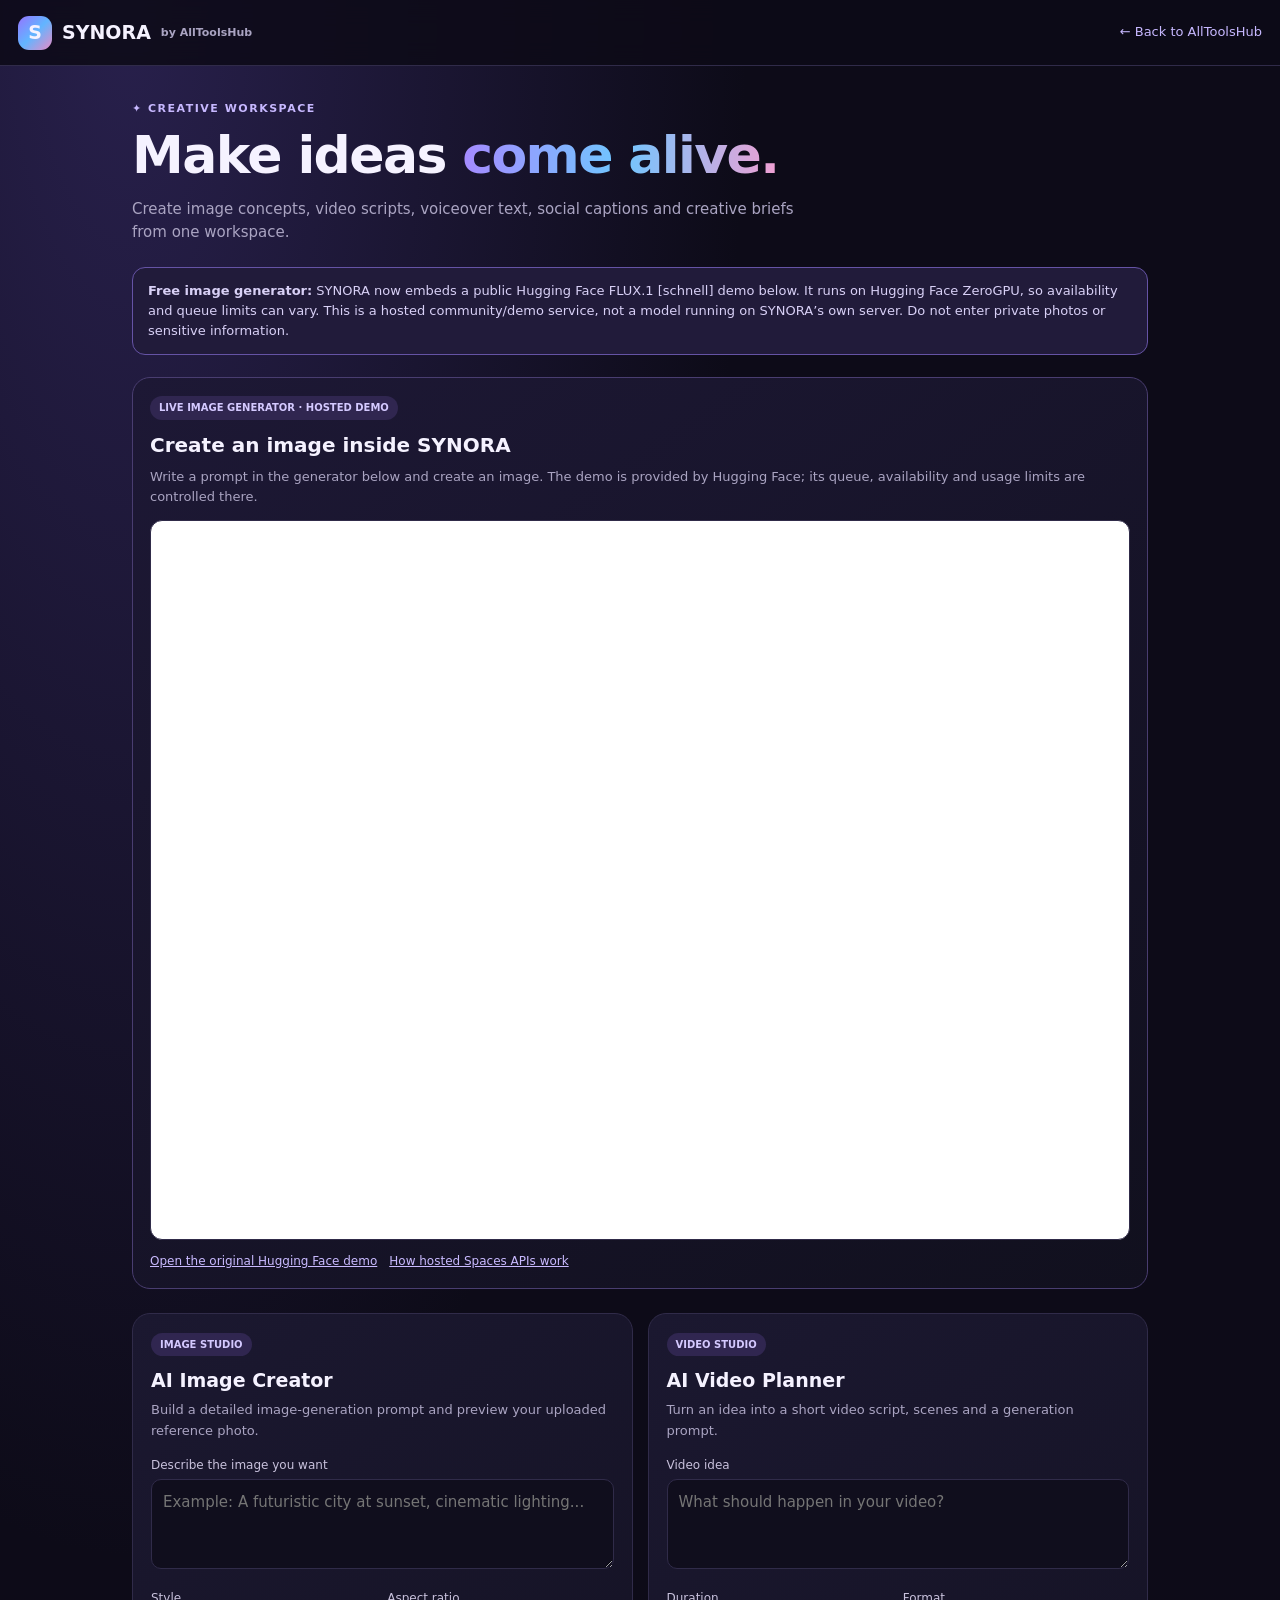
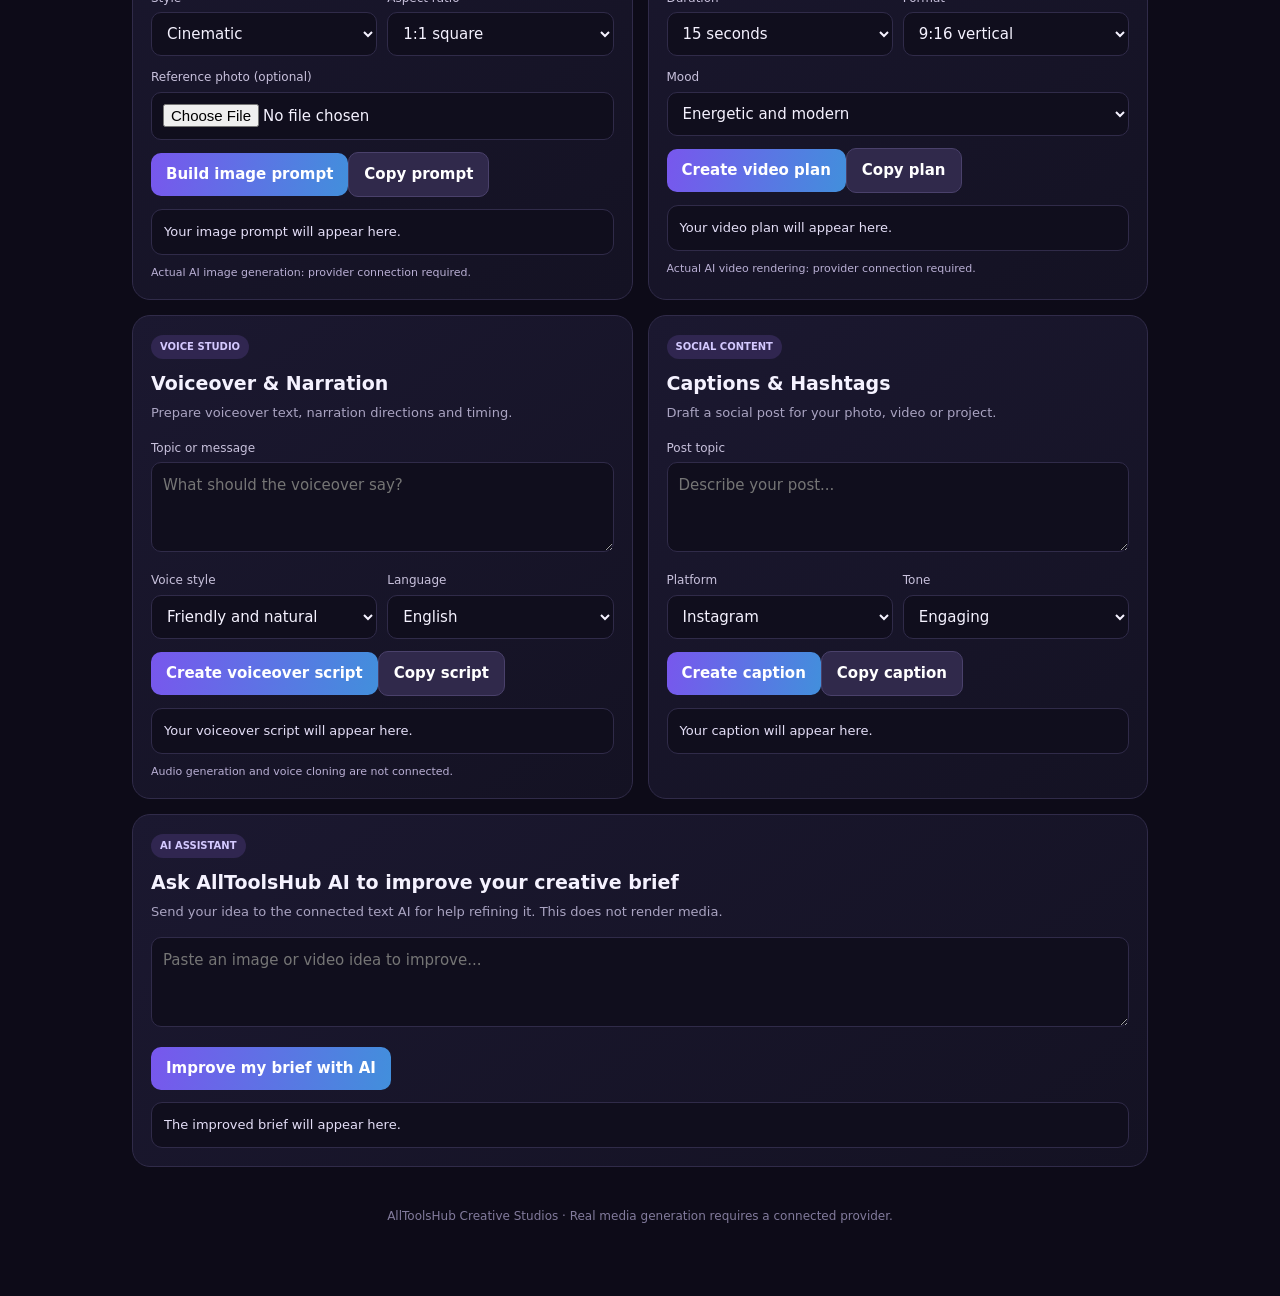
<file: studios.html>
<!doctype html>
<html lang="en"><head><meta charset="utf-8"><meta name="viewport" content="width=device-width,initial-scale=1"><meta name="theme-color" content="#111022"><title>Creative Studios — AllToolsHub</title>
<style>
:root{--bg:#0d0b18;--panel:#171427;--panel2:#201c36;--ink:#f5f2ff;--muted:#aaa4c2;--line:#302b49;--violet:#9574ff;--blue:#62b5ff;--pink:#e98ac6}*{box-sizing:border-box}body{margin:0;background:radial-gradient(ellipse at 10% 0%,#28204c 0,transparent 38%),var(--bg);color:var(--ink);font:15px/1.55 system-ui,-apple-system,sans-serif}button,input,textarea,select{font:inherit}.top{height:66px;display:flex;align-items:center;justify-content:space-between;padding:0 18px;border-bottom:1px solid var(--line);background:#0d0b18dd;position:sticky;top:0;z-index:4;backdrop-filter:blur(12px)}a{color:inherit;text-decoration:none}.brand{font-weight:850;font-size:19px;display:flex;gap:10px;align-items:center}.logo{width:34px;height:34px;border-radius:11px;background:linear-gradient(135deg,var(--violet),var(--blue),var(--pink));display:grid;place-items:center}.top a:last-child{color:#c7b8ff;font-size:13px}.wrap{max-width:1050px;margin:auto;padding:34px 17px 70px}.eyebrow{color:#c7b8ff;font-size:11px;font-weight:800;letter-spacing:1.5px}.hero h1{font-size:clamp(32px,6vw,52px);line-height:1.08;letter-spacing:-1.6px;margin:10px 0}.grad{background:linear-gradient(90deg,#a58aff,#70c6ff,#f0a0d3);color:transparent;background-clip:text}.lead{color:var(--muted);max-width:700px}.notice{margin:22px 0;padding:13px 15px;border:1px solid #6553a5;background:#211b3a;border-radius:13px;color:#d8d0f6;font-size:13px}.generator{margin:18px 0 24px;padding:17px;border:1px solid #493d70;border-radius:18px;background:linear-gradient(145deg,#1d1835,#11101e)}.generator h2{margin:0 0 6px;font-size:20px}.generator p{margin:0 0 13px;color:var(--muted);font-size:13px}.generator iframe{display:block;width:100%;height:720px;border:1px solid var(--line);border-radius:12px;background:#fff}.genlinks{display:flex;gap:12px;flex-wrap:wrap;margin-top:12px;font-size:12px;color:#c9baff}.genlinks a{text-decoration:underline}@media(max-width:700px){.generator iframe{height:780px}}.grid{display:grid;grid-template-columns:repeat(2,minmax(0,1fr));gap:15px;margin-top:24px}.card{background:linear-gradient(145deg,#1b1830,#141223);border:1px solid var(--line);border-radius:18px;padding:18px;min-width:0}.card h2{font-size:19px;margin:0 0 5px}.sub{color:var(--muted);font-size:13px;margin:0 0 15px}.tag{display:inline-block;color:#d4c9ff;background:#302650;border-radius:99px;padding:4px 9px;font-size:10px;font-weight:800;margin-bottom:10px}.field{display:block;margin:12px 0 5px;font-size:12px;color:#c8c1dc}input,textarea,select{width:100%;border:1px solid var(--line);border-radius:10px;background:#100e1d;color:var(--ink);padding:11px;outline:none}textarea{min-height:90px;resize:vertical}input:focus,textarea:focus,select:focus{border-color:var(--violet)}.row{display:grid;grid-template-columns:1fr 1fr;gap:10px}.btn{border:0;border-radius:10px;padding:10px 15px;color:#fff;font-weight:750;background:linear-gradient(100deg,#7857ed,#428fdc);margin-top:12px}.btn.alt{background:#30294b;border:1px solid #4a416b}.output{white-space:pre-wrap;background:#100e1d;border:1px solid var(--line);border-radius:11px;padding:12px;margin-top:12px;color:#e4def7;font-size:13px;min-height:45px;overflow-wrap:anywhere}.preview{width:100%;max-height:240px;object-fit:contain;border-radius:10px;margin-top:12px;background:#100e1d}.status{font-size:11px;color:#b9afd4;margin-top:9px}.full{grid-column:1/-1}.mini{font-size:12px;color:var(--muted)}footer{text-align:center;color:#827b9c;font-size:12px;margin-top:40px}@media(max-width:700px){.grid{grid-template-columns:1fr}.wrap{padding-top:25px}.row{grid-template-columns:1fr}}
</style></head><body>
<header class="top"><a class="brand" href="/"><span class="logo">S</span>SYNORA <span style="font-size:11px;color:#aaa4c2">by AllToolsHub</span></a><a href="/">← Back to AllToolsHub</a></header>
<main class="wrap"><div class="hero"><div class="eyebrow">✦ CREATIVE WORKSPACE</div><h1>Make ideas <span class="grad">come alive.</span></h1><p class="lead">Create image concepts, video scripts, voiceover text, social captions and creative briefs from one workspace.</p></div>
<div class="notice"><b>Free image generator:</b> SYNORA now embeds a public Hugging Face FLUX.1 [schnell] demo below. It runs on Hugging Face ZeroGPU, so availability and queue limits can vary. This is a hosted community/demo service, not a model running on SYNORA’s own server. Do not enter private photos or sensitive information.</div><section class="generator" id="synoraImageGenerator"><span class="tag">LIVE IMAGE GENERATOR · HOSTED DEMO</span><h2>Create an image inside SYNORA</h2><p>Write a prompt in the generator below and create an image. The demo is provided by Hugging Face; its queue, availability and usage limits are controlled there.</p><iframe src="https://black-forest-labs-flux-1-schnell.hf.space" title="FLUX.1 schnell image generation demo" loading="lazy" allow="camera; clipboard-read; clipboard-write; fullscreen" referrerpolicy="strict-origin-when-cross-origin"></iframe><div class="genlinks"><a href="https://huggingface.co/spaces/black-forest-labs/FLUX.1-schnell" target="_blank" rel="noopener noreferrer">Open the original Hugging Face demo</a><a href="https://huggingface.co/docs/hub/en/spaces-api-endpoints" target="_blank" rel="noopener noreferrer">How hosted Spaces APIs work</a></div></section>
<div class="grid">
<section class="card"><span class="tag">IMAGE STUDIO</span><h2>AI Image Creator</h2><p class="sub">Build a detailed image-generation prompt and preview your uploaded reference photo.</p><label class="field" for="imageIdea">Describe the image you want</label><textarea id="imageIdea" placeholder="Example: A futuristic city at sunset, cinematic lighting..."></textarea><div class="row"><div><label class="field" for="imageStyle">Style</label><select id="imageStyle"><option>Cinematic</option><option>Photorealistic</option><option>3D illustration</option><option>Anime-inspired</option><option>Minimal</option><option>Watercolor</option><option>Product photography</option></select></div><div><label class="field" for="imageRatio">Aspect ratio</label><select id="imageRatio"><option>1:1 square</option><option>4:5 portrait</option><option>9:16 vertical</option><option>16:9 landscape</option><option>3:2 landscape</option></select></div></div><label class="field" for="imageUpload">Reference photo (optional)</label><input id="imageUpload" type="file" accept="image/*"><img id="imagePreview" class="preview" alt="Reference image preview" hidden><button class="btn" onclick="makeImagePrompt()">Build image prompt</button><button class="btn alt" onclick="copyOutput('imageOutput')">Copy prompt</button><div class="output" id="imageOutput">Your image prompt will appear here.</div><div class="status">Actual AI image generation: provider connection required.</div></section>
<section class="card"><span class="tag">VIDEO STUDIO</span><h2>AI Video Planner</h2><p class="sub">Turn an idea into a short video script, scenes and a generation prompt.</p><label class="field" for="videoIdea">Video idea</label><textarea id="videoIdea" placeholder="What should happen in your video?"></textarea><div class="row"><div><label class="field" for="videoLength">Duration</label><select id="videoLength"><option>15 seconds</option><option>30 seconds</option><option>60 seconds</option><option>90 seconds</option></select></div><div><label class="field" for="videoFormat">Format</label><select id="videoFormat"><option>9:16 vertical</option><option>16:9 landscape</option><option>1:1 square</option></select></div></div><label class="field" for="videoMood">Mood</label><select id="videoMood"><option>Energetic and modern</option><option>Cinematic and emotional</option><option>Educational and clear</option><option>Funny and playful</option><option>Calm and inspirational</option></select><button class="btn" onclick="makeVideoPlan()">Create video plan</button><button class="btn alt" onclick="copyOutput('videoOutput')">Copy plan</button><div class="output" id="videoOutput">Your video plan will appear here.</div><div class="status">Actual AI video rendering: provider connection required.</div></section>
<section class="card"><span class="tag">VOICE STUDIO</span><h2>Voiceover & Narration</h2><p class="sub">Prepare voiceover text, narration directions and timing.</p><label class="field" for="voiceTopic">Topic or message</label><textarea id="voiceTopic" placeholder="What should the voiceover say?"></textarea><div class="row"><div><label class="field" for="voiceTone">Voice style</label><select id="voiceTone"><option>Friendly and natural</option><option>Professional</option><option>Excited storyteller</option><option>Calm narrator</option></select></div><div><label class="field" for="voiceLang">Language</label><select id="voiceLang"><option>English</option><option>বাংলা</option><option>हिन्दी</option><option>Assamese</option></select></div></div><button class="btn" onclick="makeVoiceScript()">Create voiceover script</button><button class="btn alt" onclick="copyOutput('voiceOutput')">Copy script</button><div class="output" id="voiceOutput">Your voiceover script will appear here.</div><div class="status">Audio generation and voice cloning are not connected.</div></section>
<section class="card"><span class="tag">SOCIAL CONTENT</span><h2>Captions & Hashtags</h2><p class="sub">Draft a social post for your photo, video or project.</p><label class="field" for="socialTopic">Post topic</label><textarea id="socialTopic" placeholder="Describe your post..."></textarea><div class="row"><div><label class="field" for="socialPlatform">Platform</label><select id="socialPlatform"><option>Instagram</option><option>YouTube</option><option>Facebook</option><option>TikTok</option><option>LinkedIn</option></select></div><div><label class="field" for="socialTone">Tone</label><select id="socialTone"><option>Engaging</option><option>Professional</option><option>Funny</option><option>Inspirational</option></select></div></div><button class="btn" onclick="makeSocial()">Create caption</button><button class="btn alt" onclick="copyOutput('socialOutput')">Copy caption</button><div class="output" id="socialOutput">Your caption will appear here.</div></section>
<section class="card full"><span class="tag">AI ASSISTANT</span><h2>Ask AllToolsHub AI to improve your creative brief</h2><p class="sub">Send your idea to the connected text AI for help refining it. This does not render media.</p><textarea id="briefInput" placeholder="Paste an image or video idea to improve..."></textarea><button class="btn" id="improveBtn" onclick="improveBrief()">Improve my brief with AI</button><div class="output" id="briefOutput">The improved brief will appear here.</div></section>
</div><footer>AllToolsHub Creative Studios · Real media generation requires a connected provider.</footer></main>
<script>
const $=id=>document.getElementById(id);
function val(id){return $(id).value.trim()}
function makeImagePrompt(){const idea=val('imageIdea');if(!idea){$('imageOutput').textContent='Please describe your image first.';return} $('imageOutput').textContent=idea+'. Visual style: '+val('imageStyle')+'. Composition and aspect ratio: '+val('imageRatio')+'. High detail, coherent lighting, polished professional result.'}
function makeVideoPlan(){const idea=val('videoIdea');if(!idea){$('videoOutput').textContent='Please enter a video idea first.';return}const duration=val('videoLength');$('videoOutput').textContent='VIDEO CONCEPT\n'+idea+'\n\nFORMAT\n'+val('videoFormat')+' · '+duration+'\nMOOD\n'+val('videoMood')+'\n\nSCENE PLAN\n1. Opening hook: introduce the main subject immediately.\n2. Development: show the key action or idea in clear visual steps.\n3. Highlight: use the strongest visual moment.\n4. Ending: finish with a clear closing shot and optional call to action.\n\nGENERATION PROMPT\nCreate a '+duration+' video in '+val('videoFormat')+' format. '+idea+'. Mood: '+val('videoMood')+'. Keep motion smooth, subject consistent, and scenes visually coherent.'}
function makeVoiceScript(){const topic=val('voiceTopic');if(!topic){$('voiceOutput').textContent='Please enter a topic first.';return}$('voiceOutput').textContent='VOICEOVER SCRIPT ('+val('voiceLang')+')\nTone: '+val('voiceTone')+'\n\n'+topic+'\n\nDelivery: Speak clearly at a natural pace, with short pauses between key points.'}
function makeSocial(){const topic=val('socialTopic');if(!topic){$('socialOutput').textContent='Please enter a post topic first.';return}const tags=topic.toLowerCase().match(/[a-z0-9]+/g)||[];$('socialOutput').textContent=topic+'\n\n'+(val('socialTone')==='Professional'?'Learn more and explore the details.':'What do you think? Share your thoughts below!')+'\n\n'+tags.slice(0,5).map(x=>'#'+x).join(' ')+' #'+val('socialPlatform').replace(/\s/g,'')}
async function copyOutput(id){const t=$(id).textContent;if(!t||t.includes('will appear here'))return;try{await navigator.clipboard.writeText(t);alert('Copied!')}catch{alert('Copy is unavailable in this browser. Select the text and copy it manually.')}}
$('imageUpload').addEventListener('change',e=>{const f=e.target.files&&e.target.files[0];if(!f)return;if(!f.type.startsWith('image/'))return alert('Please choose an image file.');const url=URL.createObjectURL(f);$('imagePreview').src=url;$('imagePreview').hidden=false});
async function improveBrief(){const prompt=val('briefInput');if(!prompt){$('briefOutput').textContent='Please enter your idea first.';return}const btn=$('improveBtn');btn.disabled=true;btn.textContent='Working…';$('briefOutput').textContent='Thinking…';try{const res=await fetch('/api/chat',{method:'POST',headers:{'Content-Type':'application/json'},body:JSON.stringify({messages:[{role:'user',content:'Improve this creative brief with clear visual details, subject, setting, composition, lighting, movement if relevant, and a concise final prompt. Do not claim to generate media. Brief: '+prompt}]})});const data=await res.json();if(!res.ok)throw new Error(data.error||'Request failed');$('briefOutput').textContent=data.reply}catch(e){$('briefOutput').textContent='Could not connect to AI: '+e.message}finally{btn.disabled=false;btn.textContent='Improve my brief with AI'}}
</script></body></html>
</file>
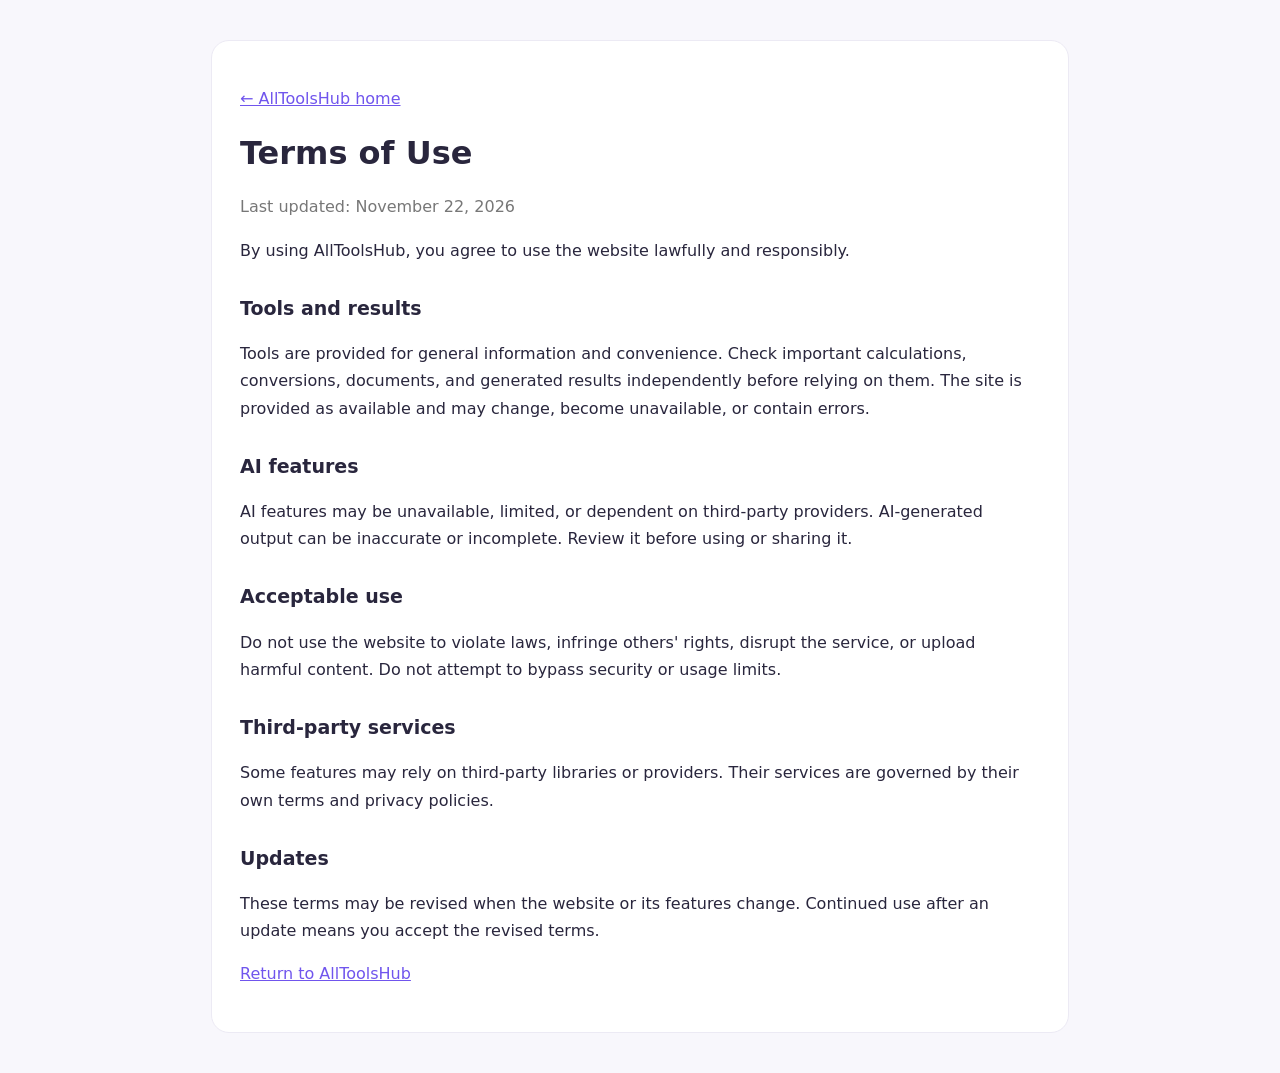
<file: terms.html>
<!doctype html>
<html lang="en"><head><meta charset="utf-8"><meta name="viewport" content="width=device-width,initial-scale=1"><meta name="description" content="Terms of use for AllToolsHub online tools and AI workspace."><link rel="canonical" href="https://alltoolshub-pi.vercel.app/terms.html"><meta name="robots" content="index,follow"><title>Terms of Use — AllToolsHub</title><style>body{margin:0;background:#f8f7fc;color:#29263d;font:16px/1.7 system-ui,sans-serif}.wrap{max-width:800px;margin:40px auto;padding:28px;background:white;border:1px solid #eceaf4;border-radius:18px}a{color:#7055ed}h1{line-height:1.2}h2{margin-top:28px;font-size:19px}.muted{color:#777}</style></head><body><main class="wrap"><p><a href="/">← AllToolsHub home</a></p><h1>Terms of Use</h1><p class="muted">Last updated: November 22, 2026</p><p>By using AllToolsHub, you agree to use the website lawfully and responsibly.</p><h2>Tools and results</h2><p>Tools are provided for general information and convenience. Check important calculations, conversions, documents, and generated results independently before relying on them. The site is provided as available and may change, become unavailable, or contain errors.</p><h2>AI features</h2><p>AI features may be unavailable, limited, or dependent on third-party providers. AI-generated output can be inaccurate or incomplete. Review it before using or sharing it.</p><h2>Acceptable use</h2><p>Do not use the website to violate laws, infringe others' rights, disrupt the service, or upload harmful content. Do not attempt to bypass security or usage limits.</p><h2>Third-party services</h2><p>Some features may rely on third-party libraries or providers. Their services are governed by their own terms and privacy policies.</p><h2>Updates</h2><p>These terms may be revised when the website or its features change. Continued use after an update means you accept the revised terms.</p><p><a href="/">Return to AllToolsHub</a></p></main></body></html>
</file>
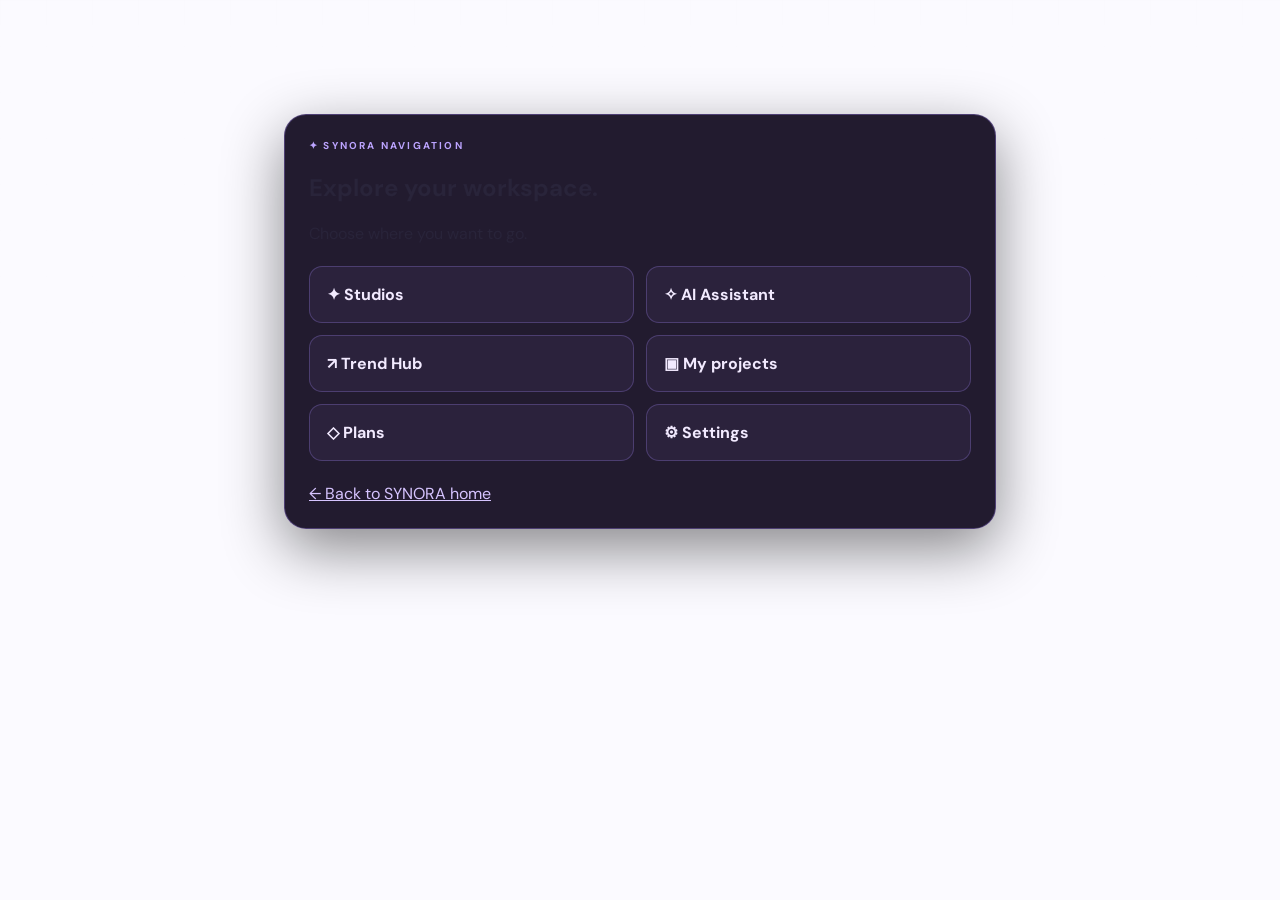
<file: synora/menu.html>
<!doctype html>
<html lang="en">
<head>
<meta charset="utf-8">
<meta name="viewport" content="width=device-width,initial-scale=1">
<meta name="theme-color" content="#100d1c">
<title>SYNORA · Menu</title>
<link rel="stylesheet" href="styles.css">
<style>
.menu-page{max-width:760px;margin:10vh auto;padding:24px}
.menu-panel{padding:24px;border:1px solid #a88aff55;border-radius:22px;background:rgba(25,18,39,.96);box-shadow:0 20px 60px #0007}
.menu-links{display:grid;grid-template-columns:repeat(2,minmax(0,1fr));gap:12px;margin-top:22px}
.menu-links a{display:block;padding:17px;border:1px solid #a88aff44;border-radius:13px;background:#a88aff10;color:#f2eaff;text-decoration:none;font-weight:700}
.menu-links a:active,.menu-links a:hover{background:#a88aff25;border-color:#b99aff}
.menu-back{display:inline-block;margin-top:22px;color:#d6c4ff}
@media(max-width:520px){.menu-page{margin:5vh auto;padding:16px}.menu-links{grid-template-columns:1fr}}
</style>
</head>
<body>
<main class="menu-page">
<section class="menu-panel">
<div class="eyebrow">✦ SYNORA NAVIGATION</div>
<h1>Explore <span>your workspace.</span></h1>
<p>Choose where you want to go.</p>
<nav class="menu-links" aria-label="Main navigation">
<a href="index.html#studios">✦ Studios</a>
<a href="index.html#ai-assistant">✧ AI Assistant</a>
<a href="index.html#trend-hub">↗ Trend Hub</a>
<a href="index.html#projects">▣ My projects</a>
<a href="index.html#plans">◇ Plans</a>
<a href="settings.html">⚙ Settings</a>
</nav>
<a class="menu-back" href="index.html">← Back to SYNORA home</a>
</section>
</main>
</body>
</html>
</file>
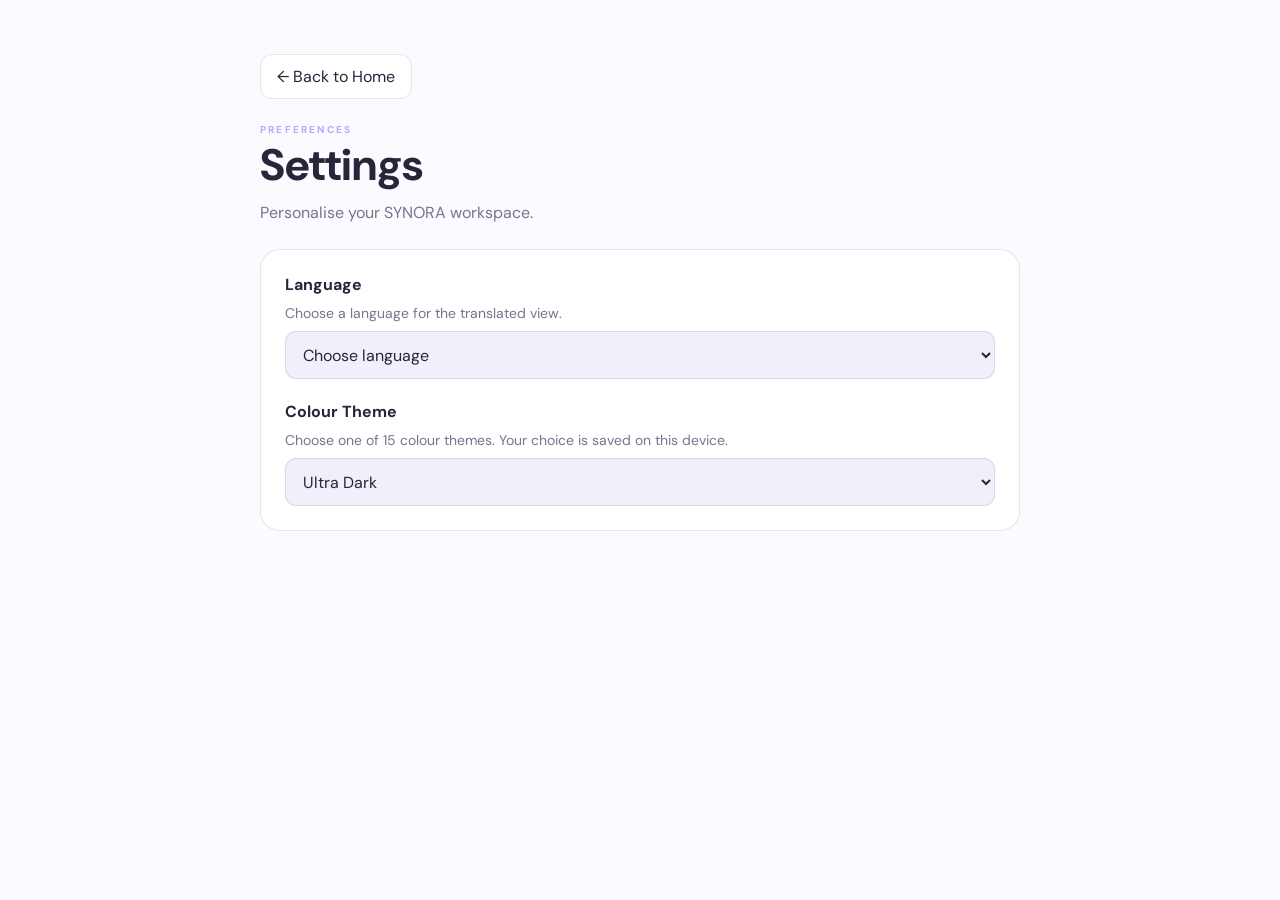
<file: synora/settings.html>
<!doctype html>
<html lang="en">
<head>
<meta charset="utf-8">
<meta name="viewport" content="width=device-width,initial-scale=1">
<meta name="theme-color" content="#080611">
<title>Settings · SYNORA</title>
<link rel="stylesheet" href="styles.css">
<style>
body{min-height:100vh;background:var(--bg,#080611);color:var(--text,#fff);padding:24px 16px}
.settings-page{max-width:760px;margin:30px auto}
.settings-page .back{display:inline-flex;margin-bottom:24px;padding:11px 16px;border:1px solid var(--line,#ffffff22);border-radius:12px;color:inherit;text-decoration:none;background:var(--surface,#171322)}
.settings-page h1{font-size:clamp(30px,6vw,44px);margin:0 0 8px}
.settings-page .intro{color:var(--muted,#aaa);margin:0 0 26px}
.settings-card{display:grid;gap:22px;padding:24px;border:1px solid var(--line,#ffffff22);border-radius:20px;background:var(--surface,#171322)}
.setting-row{display:grid;gap:9px}
.setting-row label{font-weight:700}
.setting-row p{margin:0;color:var(--muted,#aaa);font-size:14px}
.setting-row select{width:100%;min-height:48px;padding:10px 13px;border-radius:11px;border:1px solid var(--line,#ffffff22);background:var(--surface2,#211b30);color:var(--text,#fff);font:inherit}
</style>
</head>
<body>
<main class="settings-page">
<a class="back" href="index.html">← Back to Home</a>
<div class="eyebrow">PREFERENCES</div>
<h1>Settings</h1>
<p class="intro">Personalise your SYNORA workspace.</p>
<section class="settings-card">
<div class="setting-row"><label for="languageSelect">Language</label><p>Choose a language for the translated view.</p>
<select id="languageSelect"><option value="">Choose language</option><option value="bn">বাংলা</option><option value="as">অসমীয়া</option><option value="hi">हिन्दी</option><option value="en">English</option><option value="ar">العربية</option><option value="zh-CN">中文（简体）</option><option value="zh-TW">中文（繁體）</option><option value="ja">日本語</option><option value="ko">한국어</option><option value="es">Español</option><option value="fr">Français</option><option value="de">Deutsch</option><option value="pt">Português</option><option value="ru">Русский</option><option value="it">Italiano</option><option value="nl">Nederlands</option><option value="tr">Türkçe</option><option value="ur">اردو</option><option value="ta">தமிழ்</option><option value="te">తెలుగు</option><option value="ml">മലയാളം</option><option value="kn">ಕನ್ನಡ</option><option value="mr">मराठी</option><option value="gu">ગુજરાતી</option><option value="pa">ਪੰਜਾਬੀ</option><option value="ne">नेपाली</option><option value="th">ไทย</option><option value="vi">Tiếng Việt</option><option value="id">Bahasa Indonesia</option><option value="ms">Bahasa Melayu</option><option value="fa">فارسی</option></select></div>
<div class="setting-row"><label for="themeSelect">Colour Theme</label><p>Choose one of 15 colour themes. Your choice is saved on this device.</p>
<select id="themeSelect"><option value="dark">Ultra Dark</option><option value="midnight">Midnight Purple</option><option value="white-glow">White Glow</option><option value="ocean">Ocean Blue</option><option value="emerald">Emerald Glow</option><option value="rose">Rose Pink</option><option value="ruby">Ruby Red</option><option value="sunset">Sunset Orange</option><option value="gold">Golden Glow</option><option value="sky">Sky Blue</option><option value="cyan">Cyan Neon</option><option value="lavender">Lavender Dream</option><option value="mint">Mint Green</option><option value="cherry">Cherry Blossom</option><option value="amoled">AMOLED Black</option></select></div>
</section>
</main>
<script>
const names=['midnight','white-glow','ocean','emerald','rose','ruby','sunset','gold','sky','cyan','lavender','mint','cherry','amoled'];
const select=document.getElementById('themeSelect');
function applyTheme(theme){document.body.classList.remove(...names.map(n=>n+'-theme'));if(names.includes(theme))document.body.classList.add(theme+'-theme');select.value=theme;localStorage.setItem('synora.theme',theme);}
const saved=localStorage.getItem('synora.theme')||'dark';applyTheme(['dark',...names].includes(saved)?saved:'dark');
select.addEventListener('change',()=>applyTheme(select.value));
document.getElementById('languageSelect').addEventListener('change',e=>{if(e.target.value){localStorage.setItem('synora.language',e.target.value);const target=location.origin+location.pathname.replace(/settings\.html$/,'index.html');location.href='https://translate.google.com/translate?sl=auto&tl='+encodeURIComponent(e.target.value)+'&u='+encodeURIComponent(target);}});
</script>
</body>
</html>
</file>
<file: synora/styles.css>
@import url('https://fonts.googleapis.com/css2?family=DM+Sans:wght@400;500;600;700&family=Space+Grotesk:wght@400;500;600;700&display=swap');
:root{color-scheme:light;--bg:#f7f5ff;--surface:#ffffff;--surface2:#f1edfb;--text:#272238;--muted:#716b80;--purple:#7954d8;--line:rgba(55,39,88,.12);--glow:rgba(142,93,255,.12)}
*{box-sizing:border-box}
html{scroll-behavior:smooth;scroll-padding-top:90px}
body{margin:0;min-width:320px;background:radial-gradient(ellipse at 50% -20%,#21123b 0,transparent 48%),var(--bg);color:var(--text);font-family:'DM Sans',sans-serif;overflow-x:hidden}
body:before{content:"";position:fixed;inset:0;pointer-events:none;opacity:.13;background-image:linear-gradient(rgba(255,255,255,.025) 1px,transparent 1px),linear-gradient(90deg,rgba(255,255,255,.025) 1px,transparent 1px);background-size:46px 46px;mask-image:linear-gradient(to bottom,#000,transparent 75%);z-index:-1}
a{color:inherit}
button,input,textarea{font:inherit}
button:focus-visible,a:focus-visible,input:focus-visible,textarea:focus-visible{outline:2px solid #c3aaff;outline-offset:3px}
.ambient{position:fixed;width:420px;height:420px;border-radius:50%;filter:blur(120px);opacity:.13;pointer-events:none;z-index:-1}.ambient-one{background:#713cff;top:70px;left:-260px}.ambient-two{background:#a13bff;top:540px;right:-300px}
.topbar{height:76px;border-bottom:1px solid var(--line);display:flex;align-items:center;justify-content:space-between;padding:0 max(5vw,22px);position:sticky;top:0;z-index:20;background:rgba(8,7,17,.82);backdrop-filter:blur(22px)}
.brand{display:flex;align-items:center;gap:11px;color:#fff;text-decoration:none;font:700 19px 'Space Grotesk',sans-serif;letter-spacing:2px}.brand-mark{display:grid;place-items:center;width:34px;height:34px;border:1px solid #d9c7ff66;border-radius:11px;background:linear-gradient(145deg,#d4c0ff,#7950e6 72%);color:#160d29;font-size:20px;box-shadow:0 0 30px #9565ff55}
.desktop-nav{display:flex;gap:34px}.desktop-nav a{font-size:13px;color:var(--muted);text-decoration:none;transition:.2s}.desktop-nav a:hover{color:#fff}
.top-actions{display:flex;align-items:center;gap:18px}.status{font-size:11px;color:#c3bcd4;padding:8px 12px;border:1px solid var(--line);border-radius:30px;background:#ffffff06}.status i{display:inline-block;width:7px;height:7px;border-radius:50%;background:#79e0b2;margin-right:7px;box-shadow:0 0 10px #79e0b2}.profile{width:36px;height:36px;border:1px solid #9b7bdf;border-radius:50%;background:linear-gradient(145deg,#38235c,#1b132b);color:#eee3ff;font-weight:700;cursor:pointer}
.shell{max-width:1180px;margin:auto;padding:0 30px}
.hero{min-height:490px;display:grid;grid-template-columns:1.02fr .98fr;align-items:center;gap:30px;padding:72px 0 76px}
.eyebrow{font-size:10px;letter-spacing:2.2px;color:#bca4ff;font-weight:700}.spark{font-size:15px;margin-right:7px}
.hero h1{font:600 clamp(48px,6.3vw,78px)/1.02 'Space Grotesk',sans-serif;letter-spacing:-3.8px;margin:22px 0}.hero h1 span{background:linear-gradient(100deg,#f0e8ff 0%,#ad8aff 48%,#d7a6ff 100%);background-clip:text;color:transparent}
.hero-copy>p{max-width:480px;color:var(--muted);line-height:1.85;font-size:15px;margin:0 0 29px}
.primary-btn{display:inline-flex;align-items:center;justify-content:center;gap:24px;border:1px solid #d5c3ff55;border-radius:11px;padding:14px 19px;background:linear-gradient(110deg,#a98aff,#7549df);color:white;text-decoration:none;font:700 13px 'DM Sans',sans-serif;cursor:pointer;box-shadow:0 10px 35px #794be644;transition:transform .2s,filter .2s}.primary-btn:hover{filter:brightness(1.12);transform:translateY(-2px)}
.hero-note{font-size:11px;color:var(--muted);margin-top:26px}.mini-avatars{color:#c3aaff;letter-spacing:5px;margin-right:8px}
.hero-art{height:370px;position:relative;display:grid;place-items:center;isolation:isolate}.hero-art:before{content:"";position:absolute;width:270px;height:270px;border-radius:50%;background:#8d56ff;filter:blur(85px);opacity:.23}
.orb{width:225px;height:225px;border-radius:50%;display:grid;place-items:center;background:radial-gradient(circle at 32% 25%,#f0e8ff,#b18aff 22%,#683ab9 58%,#1b1032 82%);box-shadow:inset -25px -20px 50px #170c31,0 0 100px #925cff66;position:relative;animation:float 7s ease-in-out infinite}.orb:after{content:"";position:absolute;inset:12px;border:1px solid #ffffff55;border-radius:50%}.orb span{font-size:64px;color:#fff;text-shadow:0 0 25px white}
@keyframes float{0%,100%{transform:translateY(0)}50%{transform:translateY(-10px)}}
.orbit{position:absolute;border:1px solid #b48dff48;border-radius:50%;transform:rotate(-25deg)}.orbit-a{width:360px;height:145px}.orbit-b{width:285px;height:315px;transform:rotate(52deg)}
.float-card{position:absolute;display:flex;align-items:center;gap:11px;background:rgba(25,20,38,.9);border:1px solid #ffffff20;padding:13px 16px;border-radius:14px;box-shadow:0 18px 50px #0009;backdrop-filter:blur(18px)}.float-top{top:43px;right:0}.float-bottom{bottom:35px;left:0}.float-icon{width:36px;height:36px;border-radius:11px;background:#38245b;display:grid;place-items:center;color:#d2bdff}.float-card b,.float-card small{display:block}.float-card b{font-size:11px}.float-card small{font-size:10px;color:var(--muted);margin-top:3px}
.section{padding:47px 0}.section-head{display:flex;justify-content:space-between;align-items:end;margin-bottom:24px}.section-head h2{font:600 30px 'Space Grotesk',sans-serif;margin:8px 0 0;letter-spacing:-1px}.muted{font-size:12px;color:var(--muted)}
.studio-grid{display:grid;grid-template-columns:repeat(4,1fr);gap:15px}.studio-card{text-align:left;min-height:230px;padding:21px;border:1px solid var(--line);border-radius:18px;color:#fff;background:linear-gradient(145deg,rgba(29,24,45,.96),rgba(15,13,24,.98));cursor:pointer;transition:transform .22s,border-color .22s,box-shadow .22s;position:relative;overflow:hidden}.studio-card:after{content:"";position:absolute;width:130px;height:130px;right:-65px;top:-65px;border-radius:50%;background:var(--glow);filter:blur(25px);opacity:0;transition:.25s}.studio-card:hover{transform:translateY(-5px);border-color:#a88aff88;box-shadow:0 18px 45px #0005}.studio-card:hover:after{opacity:1}.card-icon{width:43px;height:43px;display:grid;place-items:center;border-radius:13px;font-size:19px;margin-bottom:20px}.video .card-icon{background:#30204e;color:#d2baff}.image .card-icon{background:#202c4b;color:#b8ceff}.voice .card-icon{background:#3b2341;color:#edbaff}.writing .card-icon{background:#243b38;color:#a8efd8}.card-tag{font-size:9px;letter-spacing:1.7px;color:#aaa1bd}.studio-card h3{font:600 18px 'Space Grotesk';margin:9px 0}.studio-card p{font-size:11px;line-height:1.7;color:var(--muted);min-height:38px}.card-link{font-size:11px;color:#cbb7ff}
.workspace{padding-top:58px}.demo-pill,.soon{font-size:9px;letter-spacing:1px;border:1px solid #8e70d655;border-radius:20px;padding:7px 11px;color:#d1bcff;background:#9d77ff0c}
.editor{display:grid;grid-template-columns:1.55fr .85fr;border:1px solid var(--line);border-radius:19px;overflow:hidden;background:rgba(16,14,27,.92);box-shadow:0 22px 65px #0003}.editor-main{padding:29px}.editor label{display:block;font-size:11px;color:#d3cce0;margin:0 0 9px}.editor input,.editor textarea{width:100%;border:1px solid #ffffff19;background:#0a0812;color:#fff;border-radius:11px;padding:14px;font:13px 'DM Sans';outline:none;margin-bottom:20px;transition:border-color .2s,box-shadow .2s}.editor input:focus,.editor textarea:focus{border-color:#a88aff;box-shadow:0 0 0 3px #a88aff18}.editor textarea{resize:vertical;line-height:1.7;min-height:130px}.editor-foot{display:flex;justify-content:space-between;align-items:center;gap:12px}.editor-foot>span{font-size:10px;color:var(--muted)}.notice{font-size:10px;line-height:1.6;color:#aaa1bd;margin:14px 0 0}.editor-aside{padding:31px;background:radial-gradient(circle at 100% 0,#56328b55,transparent 45%),linear-gradient(145deg,#211638,#141020);display:flex;flex-direction:column;align-items:flex-start}.aside-icon{font-size:28px;color:#d1b9ff}.editor-aside h3{font:600 21px 'Space Grotesk';margin:20px 0 8px}.editor-aside p{font-size:11px;color:var(--muted);line-height:1.8}.aside-line{height:1px;width:100%;background:var(--line);margin:20px 0}.editor-aside small{font-size:9px;letter-spacing:1.2px;color:#b99cf6;margin:5px 0}.editor-aside b{font-size:12px;margin:4px 0}
.project-list{display:grid;grid-template-columns:repeat(3,1fr);gap:13px}.empty-state{grid-column:1/-1;border:1px dashed #ffffff28;border-radius:16px;text-align:center;padding:42px 20px;color:var(--muted);background:#ffffff03}.empty-state span{display:block;font-size:27px;color:#c5aaff}.empty-state b{display:block;color:#eee8fa;font-size:13px;margin:11px}.empty-state p{font-size:11px}.project-item{padding:19px;border:1px solid var(--line);border-radius:15px;background:linear-gradient(145deg,#171326,#100e19);min-width:0}.project-item h3{font:600 15px 'Space Grotesk';margin:0 0 8px;overflow-wrap:anywhere}.project-item p{font-size:11px;line-height:1.6;color:var(--muted);max-height:55px;overflow:hidden}.project-item small{font-size:9px;color:#b99cf6}.project-actions{display:flex;gap:14px;margin-top:9px}.project-item button{border:0;background:none;color:#cbb7ff;font-size:10px;cursor:pointer;padding:6px 0}.project-item button:hover{color:#fff}.project-item button.delete-project{color:#e6a2b6}
.text-btn{background:none;border:1px solid #a88aff55;border-radius:9px;padding:10px 13px;color:#cbb7ff;font:11px 'DM Sans';cursor:pointer;transition:.2s}.text-btn:hover{background:#a88aff15;color:#fff}
.plan-grid{display:grid;grid-template-columns:1fr 1fr;gap:16px}.plan-card{padding:28px;border:1px solid var(--line);border-radius:18px;background:linear-gradient(145deg,#171326,#100e19)}.plan-card.featured{border-color:#9066e477;background:radial-gradient(circle at 100% 0,#613a9a38,transparent 45%),linear-gradient(145deg,#201633,#12101d)}.plan-label{font-size:9px;letter-spacing:1.6px;color:#bda5ff}.plan-card h3{font:600 29px 'Space Grotesk';margin:14px 0}.soon{font:9px 'DM Sans';vertical-align:middle}.plan-card p,.plan-card li{font-size:11px;line-height:1.8;color:var(--muted)}.plan-card ul{padding-left:17px;min-height:82px}.plan-action{font-size:11px;color:#cbb7ff}
footer{border-top:1px solid var(--line);margin-top:52px;padding:27px 0 32px;display:flex;justify-content:space-between;align-items:center;color:var(--muted);font-size:10px;gap:15px}.footer-brand{font-size:14px}.footer-brand .brand-mark{width:27px;height:27px;font-size:15px}
@media(max-width:850px){.shell{padding:0 22px}.hero{grid-template-columns:1fr;padding:58px 0 48px}.hero-art{height:310px;max-width:520px;width:100%;margin:0 auto}.studio-grid{grid-template-columns:repeat(2,1fr)}.editor{grid-template-columns:1fr}.editor-aside{display:none}.project-list{grid-template-columns:repeat(2,1fr)}}
@media(max-width:560px){.topbar{height:65px;padding:0 16px}.desktop-nav{display:none}.status{display:none}.shell{padding:0 17px}.hero{padding-top:47px;gap:12px}.hero h1{font-size:clamp(46px,13vw,59px);letter-spacing:-2.8px}.hero-copy>p{font-size:13px}.hero-art{height:255px}.orb{width:170px;height:170px}.orb span{font-size:50px}.orbit-a{width:275px}.orbit-b{height:245px;width:230px}.float-card{padding:10px 12px}.float-top{right:0;top:15px}.float-bottom{left:0;bottom:13px}.section{padding:34px 0}.section-head{align-items:center}.section-head h2{font-size:25px}.section-head>.muted{display:none}.studio-grid{gap:9px}.studio-card{padding:15px;min-height:198px;border-radius:15px}.card-icon{width:39px;height:39px;margin-bottom:15px}.studio-card h3{font-size:15px}.studio-card p{font-size:10px;min-height:45px}.workspace{padding-top:40px}.editor-main{padding:18px}.editor-foot{align-items:flex-start;flex-direction:column}.editor-foot .primary-btn{width:100%}.project-list{grid-template-columns:1fr}.plan-grid{grid-template-columns:1fr}.plan-card{padding:22px}footer{gap:12px;flex-wrap:wrap}footer>span:last-child{width:100%}}
@media(prefers-reduced-motion:reduce){*,*:before,*:after{scroll-behavior:auto!important;animation:none!important;transition:none!important}}

/* Ultra identity, navigation menu and project sorting controls */
.ultra-label{font:800 8px 'DM Sans',sans-serif;letter-spacing:1.5px;padding:5px 7px;border-radius:6px;color:#f2eaff;background:linear-gradient(110deg,#8d5be8,#d29cff 55%,#8d5be8);box-shadow:0 0 18px #a77bff55;border:1px solid #e5d5ff77;vertical-align:middle}
.topbar{gap:18px}
.menu-toggle{width:40px;height:40px;display:grid;align-content:center;justify-items:center;gap:5px;border:1px solid #a88aff55;border-radius:12px;background:linear-gradient(145deg,#211733,#100d1c);cursor:pointer;box-shadow:0 5px 20px #0004;transition:.2s}
.menu-toggle:hover{border-color:#c8afff;box-shadow:0 0 22px #a88aff33}
.menu-toggle span{width:17px;height:2px;border-radius:4px;background:#e8dcff;transition:transform .2s,opacity .2s}
.menu-toggle[aria-expanded="true"] span:first-child{transform:translateY(7px) rotate(45deg)}
.menu-toggle[aria-expanded="true"] span:nth-child(2){opacity:0}
.menu-toggle[aria-expanded="true"] span:last-child{transform:translateY(-7px) rotate(-45deg)}
.desktop-nav{align-items:center}
.desktop-nav a{padding:10px 12px;border-radius:9px}
.desktop-nav a:hover{background:#a88aff14}
.project-tools{display:flex;align-items:center;gap:10px}
.sort-btn{display:inline-flex;align-items:center;gap:8px;border:1px solid #a88aff55;border-radius:10px;padding:10px 13px;background:linear-gradient(145deg,#211733,#110e1d);color:#e9ddff;font-size:11px;font-weight:600;cursor:pointer;transition:.2s}
.sort-btn:hover{border-color:#c9b0ff;background:#2a1c42;box-shadow:0 0 20px #a88aff20}
.sort-icon{font-size:16px;color:#c8adff;line-height:10px}
@media(min-width:561px){
 .desktop-nav{display:flex}
 .desktop-nav.menu-closed{display:none}
}
@media(max-width:560px){
 .topbar{gap:9px}
 .brand{gap:8px;font-size:16px;letter-spacing:1.5px}
 .brand-mark{width:31px;height:31px}
 .ultra-label{font-size:7px;padding:4px 5px;letter-spacing:1px}
 .top-actions{gap:9px;margin-left:auto}
 .desktop-nav{display:none;position:absolute;top:calc(100% + 8px);right:14px;left:14px;padding:10px;flex-direction:column;align-items:stretch;gap:4px;border:1px solid #a88aff55;border-radius:15px;background:rgba(17,13,29,.97);box-shadow:0 18px 45px #000b;backdrop-filter:blur(20px)}
 .desktop-nav.menu-open{display:flex}
 .desktop-nav a{padding:13px 14px;border-radius:9px}
 .desktop-nav a:hover{background:#a88aff20}
 .profile{width:33px;height:33px}
 .menu-toggle{width:37px;height:37px}
 .project-tools{gap:7px}
 .sort-btn{padding:9px 10px;font-size:10px}
 .text-btn{padding:9px 10px;font-size:10px}
}
@media(max-width:380px){.brand{font-size:14px}.ultra-label{font-size:6px}.project-tools{gap:5px}.sort-btn,.text-btn{padding:8px}}

/* Settings panel and clearer mobile navigation */
.menu-toggle{flex:0 0 40px;display:grid!important;visibility:visible!important;position:relative;z-index:22}
.top-actions{flex-shrink:0}
.settings-panel{display:flex;align-items:center;justify-content:space-between;gap:20px;padding:22px;border:1px solid var(--line);border-radius:16px;background:linear-gradient(145deg,#1b1530,#100e19)}
.settings-panel b{font:600 15px 'Space Grotesk';color:#f5efff}
.settings-panel p,.settings-note{font-size:11px;line-height:1.6;color:var(--muted)}
.setting-control{display:flex;align-items:center;gap:12px;color:#d9caff;font-size:11px}
.setting-control select{background:#0b0914;color:#f5efff;border:1px solid #a88aff66;border-radius:9px;padding:10px}
@media(max-width:560px){.menu-toggle{width:39px;height:39px;flex-basis:39px}.settings-panel{align-items:flex-start;flex-direction:column}.setting-control{width:100%;justify-content:space-between}.setting-control select{min-width:145px}}


/* Fix mobile menu icon: spans need block dimensions on Android Chrome */
.menu-toggle{display:flex!important;flex-direction:column!important;align-items:center!important;justify-content:center!important;gap:4px!important;}
.menu-toggle span{display:block!important;width:19px!important;min-width:19px!important;height:2px!important;min-height:2px!important;flex:0 0 2px!important;border-radius:3px!important;background:#f0e7ff!important;opacity:1!important;}
.menu-toggle[aria-expanded="true"] span:nth-child(2){opacity:0!important;}


/* Text-based hamburger icon: reliable rendering on narrow Android screens */
.menu-toggle{font-family:Arial,sans-serif!important;font-size:27px!important;font-weight:700!important;line-height:1!important;letter-spacing:0!important;color:#f0e7ff!important;text-align:center!important;padding:0!important;}
.menu-toggle[aria-expanded="true"]{font-size:25px!important;}


/* Clear, wide mobile menu button */
.menu-toggle{display:inline-flex!important;flex-direction:row!important;align-items:center!important;justify-content:center!important;width:68px!important;min-width:68px!important;height:38px!important;flex:0 0 68px!important;padding:0 8px!important;border:1px solid #b99aff!important;border-radius:10px!important;background:#24163c!important;color:#ffffff!important;font-family:Arial,sans-serif!important;font-size:12px!important;font-weight:800!important;letter-spacing:1.2px!important;line-height:1!important;white-space:nowrap!important;}


/* Project search and Midnight Purple theme */
.project-search{width:170px;min-width:0;padding:10px 12px;border:1px solid #a88aff55;border-radius:10px;background:#100d1b;color:#f8f6ff;font:11px 'DM Sans',sans-serif;outline:none}.project-search:focus{border-color:#c3aaff;box-shadow:0 0 0 3px #a88aff18}
body.midnight-theme{--bg:#100820;--surface:#1a1030;--surface2:#24163d;--line:rgba(194,160,255,.16);background:radial-gradient(ellipse at 50% -20%,#39205e 0,transparent 50%),#100820}
body.midnight-theme .topbar{background:rgba(16,8,32,.88)}
@media(max-width:560px){.project-search{width:100%;flex:1 1 100%}.project-tools{flex-wrap:wrap;width:100%}}

.editor-actions{display:flex;align-items:center;gap:10px;flex-wrap:wrap}


/* Trend Hub entry point */
.trend-hub-panel{display:flex;align-items:center;justify-content:space-between;gap:28px;padding:30px 34px;border:1px solid #a88aff55;border-radius:19px;background:radial-gradient(circle at 90% 30%,#7446b944,transparent 36%),linear-gradient(120deg,#211633,#100e1b);overflow:hidden}
.trend-hub-copy{max-width:650px}
.trend-hub-copy h2{font:600 30px 'Space Grotesk',sans-serif;letter-spacing:-1px;margin:9px 0}
.trend-hub-copy p{font-size:12px;line-height:1.8;color:var(--muted);margin:0 0 19px}
.trend-hub-symbol{width:112px;height:112px;flex:0 0 112px;display:grid;place-items:center;border:1px solid #d3baff55;border-radius:30px;background:linear-gradient(145deg,#a98aff44,#6b3fb522);color:#e6d8ff;font:500 58px 'Space Grotesk';box-shadow:0 0 55px #9c6cff22}
@media(max-width:560px){.trend-hub-panel{padding:22px;gap:10px}.trend-hub-symbol{width:64px;height:64px;flex-basis:64px;border-radius:19px;font-size:34px}.trend-hub-copy h2{font-size:25px}.trend-hub-copy p{font-size:11px}}


/* Import/export project controls */
#projectSearch{max-width:190px}
@media(max-width:560px){.project-tools{display:flex;align-items:center}.project-tools .text-btn{flex:1 1 auto}.project-tools .sort-btn{flex:0 0 auto}}


/* Studio prompt starter controls */
.prompt-tools{margin:-5px 0 19px}
.prompt-tools>label{margin-bottom:8px}
.prompt-tool-row{display:flex;gap:9px;align-items:center;flex-wrap:wrap}
.prompt-tool-row select{flex:1 1 180px;min-width:0;margin:0;background:#0a0812;color:#f4efff;border:1px solid #a88aff55;border-radius:9px;padding:11px 12px;font:11px 'DM Sans',sans-serif}
.prompt-tool-row .text-btn{white-space:nowrap}
@media(max-width:560px){.prompt-tool-row{display:grid;grid-template-columns:1fr 1fr}.prompt-tool-row select{grid-column:1/-1;width:100%}.prompt-tool-row .text-btn{width:100%}}


/* Navigation stays tucked away until the MENU control is opened, on all screen sizes */
.desktop-nav.menu-closed{display:none!important}
.desktop-nav.menu-open{display:flex!important;position:absolute;top:calc(100% + 8px);right: max(5vw,22px);left:auto;min-width:220px;padding:10px;flex-direction:column;align-items:stretch;gap:4px;border:1px solid #a88aff66;border-radius:15px;background:rgba(17,13,29,.98);box-shadow:0 18px 45px #000b;backdrop-filter:blur(20px)}
.desktop-nav.menu-open a{padding:13px 14px;border-radius:9px}
.desktop-nav.menu-open a:hover{background:#a88aff20}
@media(max-width:560px){
  .desktop-nav.menu-open{right:14px;left:14px;min-width:0}
}


/* Additional SYNORA themes */
body.ocean-theme{--bg:#061321;--surface:#0c2032;--surface2:#123047;--line:rgba(111,207,255,.2);--muted:#a9c4d8;--purple:#70d7ff;background:radial-gradient(ellipse at 50% -20%,#124c70 0,transparent 52%),#061321}
body.ocean-theme .topbar{background:rgba(6,19,33,.9)}
body.ocean-theme .primary-btn{background:linear-gradient(110deg,#36b9e8,#1767ad);border-color:#8ce5ff66;box-shadow:0 10px 35px #168bc744}
body.ocean-theme .desktop-nav.menu-open{background:rgba(7,27,45,.98);border-color:#56c8f277}
body.ocean-theme .studio-card,body.ocean-theme .project-item,body.ocean-theme .plan-card{background:linear-gradient(145deg,#10283b,#091a2a)}
body.ocean-theme .editor{background:rgba(8,28,44,.94)}
body.ocean-theme .editor-aside{background:radial-gradient(circle at 100% 0,#12618b66,transparent 45%),linear-gradient(145deg,#10344b,#0b1c2b)}
body.ocean-theme .trend-hub-panel{background:radial-gradient(circle at 90% 30%,#167ca944,transparent 36%),linear-gradient(120deg,#10344b,#091a2a)}
body.emerald-theme{--bg:#071510;--surface:#0d2119;--surface2:#153326;--line:rgba(117,235,177,.18);--muted:#a9c8b8;--purple:#83e7b3;background:radial-gradient(ellipse at 50% -20%,#164c36 0,transparent 52%),#071510}
body.emerald-theme .topbar{background:rgba(7,21,16,.9)}
body.emerald-theme .primary-btn{background:linear-gradient(110deg,#49c98b,#167b58);border-color:#a0f0c766;box-shadow:0 10px 35px #15945c44}
body.emerald-theme .desktop-nav.menu-open{background:rgba(8,30,21,.98);border-color:#69dca477}
body.emerald-theme .studio-card,body.emerald-theme .project-item,body.emerald-theme .plan-card{background:linear-gradient(145deg,#122a20,#0a1912)}
body.emerald-theme .editor{background:rgba(9,29,20,.94)}
body.emerald-theme .editor-aside{background:radial-gradient(circle at 100% 0,#17684466,transparent 45%),linear-gradient(145deg,#153b2a,#0b1c13)}
body.emerald-theme .trend-hub-panel{background:radial-gradient(circle at 90% 30%,#19865a44,transparent 36%),linear-gradient(120deg,#153b2a,#0b1c13)}
body.white-glow-theme{color-scheme:light;--bg:#f4f5fb;--surface:#ffffff;--surface2:#edf0f8;--text:#171526;--muted:#62647a;--line:rgba(37,35,65,.14);--purple:#7652c9;--glow:rgba(125,91,210,.16);background:radial-gradient(ellipse at 50% -20%,#e5dcff 0,transparent 52%),#f4f5fb;color:#171526}
body.white-glow-theme:before{opacity:.28;background-image:linear-gradient(rgba(65,52,110,.055) 1px,transparent 1px),linear-gradient(90deg,rgba(65,52,110,.055) 1px,transparent 1px)}
body.white-glow-theme .topbar{background:rgba(255,255,255,.88);border-color:#dcd9e9}
body.white-glow-theme .brand{color:#241b3d}
body.white-glow-theme .brand-mark{color:#fff;background:linear-gradient(145deg,#a98aff,#7652c9);box-shadow:0 0 28px #a98aff55}
body.white-glow-theme .desktop-nav a{color:#55536a}
body.white-glow-theme .desktop-nav a:hover{color:#241b3d;background:#8d6bd51a}
body.white-glow-theme .status{color:#4c4a60;background:#fff;border-color:#dedbea}
body.white-glow-theme .profile{background:linear-gradient(145deg,#8e70d6,#5b3caa);color:#fff}
body.white-glow-theme .hero h1 span{background:linear-gradient(100deg,#6543b1,#a27ce8 55%,#7652c9);background-clip:text;color:transparent}
body.white-glow-theme .studio-card{color:#211b35;background:linear-gradient(145deg,#fff,#f1eff9);border-color:#dfd9ee;box-shadow:0 12px 35px #4c3a7b0d}
body.white-glow-theme .studio-card h3,body.white-glow-theme .project-item h3,body.white-glow-theme .plan-card h3{color:#211b35}
body.white-glow-theme .studio-card p,body.white-glow-theme .project-item p,body.white-glow-theme .plan-card p,body.white-glow-theme .plan-card li{color:#66627a}
body.white-glow-theme .card-tag,body.white-glow-theme .muted{color:#716d83}
body.white-glow-theme .editor{background:#fff;border-color:#dedbea;box-shadow:0 18px 55px #44356c12}
body.white-glow-theme .editor label{color:#4e4964}
body.white-glow-theme .editor input,body.white-glow-theme .editor textarea,body.white-glow-theme .prompt-tool-row select{background:#f7f6fb;color:#211b35;border-color:#ded9eb}
body.white-glow-theme .editor-aside{background:radial-gradient(circle at 100% 0,#d8c8ff,transparent 48%),linear-gradient(145deg,#eee8fb,#e7e4f2);color:#241b3d}
body.white-glow-theme .editor-aside p,body.white-glow-theme .editor-aside small{color:#625a78}
body.white-glow-theme .project-item,body.white-glow-theme .plan-card{background:linear-gradient(145deg,#fff,#f4f2fa);border-color:#dedbea}
body.white-glow-theme .empty-state{border-color:#d1c9e3;background:#ffffffaa;color:#66627a}
body.white-glow-theme .empty-state b{color:#29213f}
body.white-glow-theme .trend-hub-panel{background:radial-gradient(circle at 90% 30%,#cbb9f755,transparent 36%),linear-gradient(120deg,#fff,#f0ecfa);border-color:#d8cdec}
body.white-glow-theme .trend-hub-copy h2,body.white-glow-theme .settings-panel b{color:#211b35}
body.white-glow-theme .trend-hub-copy p,body.white-glow-theme .settings-panel p,body.white-glow-theme .settings-note{color:#66627a}
body.white-glow-theme .settings-panel{background:linear-gradient(145deg,#fff,#f1eef9);border-color:#dedbea}
body.white-glow-theme .setting-control{color:#4e4964}
body.white-glow-theme .setting-control select{background:#fff;color:#211b35;border-color:#d7d0e6}
body.white-glow-theme .text-btn,body.white-glow-theme .sort-btn{color:#6548a8;border-color:#b9a8df}
body.white-glow-theme .sort-btn{background:#f5f1fc}
body.white-glow-theme .project-search{background:#fff;color:#211b35;border-color:#d7d0e6}
body.white-glow-theme .menu-toggle{background:#f2edfc;color:#543b91!important;border-color:#b9a8df!important}
body.white-glow-theme .desktop-nav.menu-open{background:rgba(255,255,255,.98);border-color:#d7cdec;box-shadow:0 18px 45px #38275a22}
body.white-glow-theme .desktop-nav.menu-open a{color:#4e4964}
body.white-glow-theme .desktop-nav.menu-open a:hover{background:#8d6bd51a}
body.white-glow-theme .plan-card.featured{background:radial-gradient(circle at 100% 0,#dfd2ff,transparent 45%),linear-gradient(145deg,#fff,#eee9f8)}
body.white-glow-theme footer{border-color:#dedbea;color:#66627a}
body.white-glow-theme .footer-brand{color:#241b3d}
body.white-glow-theme .float-card{background:rgba(255,255,255,.94);border-color:#dedbea;color:#241b3d;box-shadow:0 18px 50px #44356c1c}
body.white-glow-theme .float-card small{color:#716d83}
body.white-glow-theme .trend-hub-symbol{color:#7652c9;border-color:#b9a8df;background:linear-gradient(145deg,#e7dcff,#f8f5ff)}
body.white-glow-theme .notice{color:#66627a}
body.white-glow-theme .plan-action,body.white-glow-theme .card-link,body.white-glow-theme .project-item button{color:#6548a8}
body.white-glow-theme .project-item button.delete-project{color:#b44f72}


/* SYNORA AI assistant */
.ai-assistant-section{scroll-margin-top:100px}
.chat-panel{display:grid;gap:18px;padding:24px;border:1px solid var(--line);border-radius:22px;background:linear-gradient(145deg,var(--surface),var(--surface2));box-shadow:0 18px 55px rgba(0,0,0,.12)}
.chat-intro{display:flex;align-items:center;gap:14px}
.chat-intro .aside-icon{flex:0 0 48px;width:48px;height:48px;display:grid;place-items:center;border-radius:15px;background:linear-gradient(145deg,#a88aff,#6544ba);color:#fff;font-size:24px}
.chat-intro h3{margin:0 0 5px;font-family:'Space Grotesk',sans-serif}
.chat-intro p{margin:0;color:var(--muted);line-height:1.6;font-size:14px;max-width:760px}
.chat-messages{display:flex;flex-direction:column;gap:10px;max-height:380px;min-height:110px;overflow:auto;padding:14px;border:1px solid var(--line);border-radius:16px;background:rgba(0,0,0,.08)}
.chat-bubble{max-width:min(88%,720px);padding:12px 15px;border-radius:15px;line-height:1.55;white-space:pre-wrap;overflow-wrap:anywhere;font-size:14px}
.assistant-bubble{align-self:flex-start;background:var(--surface2);border:1px solid var(--line);color:var(--text);border-bottom-left-radius:5px}
.user-bubble{align-self:flex-end;background:linear-gradient(120deg,#7652c9,#a17ae8);color:#fff;border-bottom-right-radius:5px}
.chat-form{display:flex;align-items:flex-end;gap:12px}
.chat-form textarea{flex:1;min-width:0;resize:vertical;min-height:54px;max-height:150px;padding:14px;border-radius:14px;border:1px solid var(--line);background:var(--surface2);color:var(--text);outline:none}
.chat-form textarea:focus{border-color:var(--purple);box-shadow:0 0 0 3px var(--glow)}
.chat-form .primary-btn{min-height:52px;white-space:nowrap}
.chat-form .primary-btn:disabled{opacity:.6;cursor:wait}
.sr-only{position:absolute;width:1px;height:1px;padding:0;margin:-1px;overflow:hidden;clip:rect(0,0,0,0);white-space:nowrap;border:0}
body.white-glow-theme .chat-panel{background:linear-gradient(145deg,#fff,#f1eef9);border-color:#dedbea}
body.white-glow-theme .chat-messages{background:#f7f5fb;border-color:#dedbea}
body.white-glow-theme .assistant-bubble{background:#fff;border-color:#e1dced;color:#29213f}
body.white-glow-theme .chat-form textarea{background:#fff;color:#211b35;border-color:#d7d0e6}
body.ocean-theme .chat-panel{background:linear-gradient(145deg,#10283b,#091a2a)}
body.ocean-theme .chat-messages{background:#071a2a}
body.emerald-theme .chat-panel{background:linear-gradient(145deg,#122a20,#0a1912)}
body.emerald-theme .chat-messages{background:#081b12}
@media(max-width:600px){.chat-panel{padding:16px}.chat-form{align-items:stretch;flex-direction:column}.chat-form .primary-btn{width:100%;justify-content:center}.chat-bubble{max-width:96%}}


/* SYNORA colour themes: shared component surfaces */
body.rose-theme{--bg:#1b0b16;--surface:#2b1022;--surface2:#3b1730;--line:#ff9bc733;--text:#fff0f7;--muted:#d8a9c0;--purple:#ff82bd;background:radial-gradient(ellipse at 50% -20%,#8e285b 0,transparent 55%),#1b0b16}
body.ruby-theme{--bg:#19090d;--surface:#2b1018;--surface2:#3b1722;--line:#ff829033;--text:#fff0f1;--muted:#d9a9b0;--purple:#ff647c;background:radial-gradient(ellipse at 50% -20%,#8f2038 0,transparent 55%),#19090d}
body.sunset-theme{--bg:#1d100b;--surface:#302016;--surface2:#432a1c;--line:#ffb16a33;--text:#fff4e9;--muted:#d8b59b;--purple:#ff9a57;background:radial-gradient(ellipse at 50% -20%,#a34d20 0,transparent 55%),#1d100b}
body.gold-theme{--bg:#191407;--surface:#2b230e;--surface2:#3d3214;--line:#f5d47740;--text:#fff8df;--muted:#d8c99c;--purple:#f2c75c;background:radial-gradient(ellipse at 50% -20%,#80601b 0,transparent 55%),#191407}
body.sky-theme{--bg:#081625;--surface:#10263b;--surface2:#17344f;--line:#8bcaff33;--text:#eff8ff;--muted:#abc5da;--purple:#7ccaff;background:radial-gradient(ellipse at 50% -20%,#235c91 0,transparent 55%),#081625}
body.cyan-theme{--bg:#041719;--surface:#0a282b;--surface2:#10393d;--line:#61f4ee33;--text:#eaffff;--muted:#a8d8d7;--purple:#53e6df;background:radial-gradient(ellipse at 50% -20%,#087a7a 0,transparent 55%),#041719}
body.lavender-theme{--bg:#171126;--surface:#251a3a;--surface2:#34254d;--line:#c5a5ff33;--text:#f7f0ff;--muted:#c4b2d9;--purple:#c29aff;background:radial-gradient(ellipse at 50% -20%,#65419a 0,transparent 55%),#171126}
body.mint-theme{--bg:#071913;--surface:#10291f;--surface2:#183a2c;--line:#8df0bd33;--text:#edfff5;--muted:#add4bd;--purple:#78e5ad;background:radial-gradient(ellipse at 50% -20%,#24764c 0,transparent 55%),#071913}
body.cherry-theme{color-scheme:light;--bg:#fff3f7;--surface:#fff;--surface2:#ffedf3;--line:#e9b8ca88;--text:#432337;--muted:#896a7b;--purple:#d95d91;background:radial-gradient(ellipse at 50% -20%,#ffd2e2 0,transparent 58%),#fff3f7;color:#432337}
body.amoled-theme{--bg:#000;--surface:#080808;--surface2:#111;--line:#ffffff24;--text:#f7f7f7;--muted:#aaa;--purple:#b58aff;background:#000}
body.rose-theme .primary-btn,body.cherry-theme .primary-btn{background:linear-gradient(110deg,#ff82bd,#b84283);border-color:#ffb8d8aa}
body.ruby-theme .primary-btn{background:linear-gradient(110deg,#ff647c,#a91e43)}
body.sunset-theme .primary-btn{background:linear-gradient(110deg,#ffad65,#d45a32)}
body.gold-theme .primary-btn{background:linear-gradient(110deg,#f7d779,#b88925);color:#241a05}
body.sky-theme .primary-btn{background:linear-gradient(110deg,#7ccaff,#317ac1)}
body.cyan-theme .primary-btn{background:linear-gradient(110deg,#53e6df,#138d91);color:#032021}
body.lavender-theme .primary-btn{background:linear-gradient(110deg,#c29aff,#7652c9)}
body.mint-theme .primary-btn{background:linear-gradient(110deg,#78e5ad,#24885d)}
body.amoled-theme .primary-btn{background:linear-gradient(110deg,#b58aff,#6941b5)}
body.rose-theme .desktop-nav.menu-open,body.ruby-theme .desktop-nav.menu-open,body.sunset-theme .desktop-nav.menu-open,body.gold-theme .desktop-nav.menu-open,body.sky-theme .desktop-nav.menu-open,body.cyan-theme .desktop-nav.menu-open,body.lavender-theme .desktop-nav.menu-open,body.mint-theme .desktop-nav.menu-open,body.amoled-theme .desktop-nav.menu-open{background:color-mix(in srgb,var(--bg) 94%,transparent);border-color:var(--line)}
body.rose-theme .studio-card,body.ruby-theme .studio-card,body.sunset-theme .studio-card,body.gold-theme .studio-card,body.sky-theme .studio-card,body.cyan-theme .studio-card,body.lavender-theme .studio-card,body.mint-theme .studio-card,body.amoled-theme .studio-card,body.cherry-theme .studio-card{background:linear-gradient(145deg,var(--surface),var(--surface2));border-color:var(--line);color:var(--text)}
body.rose-theme .studio-card h3,body.ruby-theme .studio-card h3,body.sunset-theme .studio-card h3,body.gold-theme .studio-card h3,body.sky-theme .studio-card h3,body.cyan-theme .studio-card h3,body.lavender-theme .studio-card h3,body.mint-theme .studio-card h3,body.amoled-theme .studio-card h3,body.cherry-theme .studio-card h3{color:var(--text)}
body.rose-theme .studio-card p,body.ruby-theme .studio-card p,body.sunset-theme .studio-card p,body.gold-theme .studio-card p,body.sky-theme .studio-card p,body.cyan-theme .studio-card p,body.lavender-theme .studio-card p,body.mint-theme .studio-card p,body.amoled-theme .studio-card p,body.cherry-theme .studio-card p{color:var(--muted)}
body.rose-theme .editor,body.ruby-theme .editor,body.sunset-theme .editor,body.gold-theme .editor,body.sky-theme .editor,body.cyan-theme .editor,body.lavender-theme .editor,body.mint-theme .editor,body.amoled-theme .editor,body.cherry-theme .editor{background:var(--surface);border-color:var(--line)}
body.rose-theme .editor input,body.rose-theme .editor textarea,body.ruby-theme .editor input,body.ruby-theme .editor textarea,body.sunset-theme .editor input,body.sunset-theme .editor textarea,body.gold-theme .editor input,body.gold-theme .editor textarea,body.sky-theme .editor input,body.sky-theme .editor textarea,body.cyan-theme .editor input,body.cyan-theme .editor textarea,body.lavender-theme .editor input,body.lavender-theme .editor textarea,body.mint-theme .editor input,body.mint-theme .editor textarea,body.amoled-theme .editor input,body.amoled-theme .editor textarea,body.cherry-theme .editor input,body.cherry-theme .editor textarea{background:var(--surface2);color:var(--text);border-color:var(--line)}
body.rose-theme .project-item,body.ruby-theme .project-item,body.sunset-theme .project-item,body.gold-theme .project-item,body.sky-theme .project-item,body.cyan-theme .project-item,body.lavender-theme .project-item,body.mint-theme .project-item,body.amoled-theme .project-item,body.cherry-theme .project-item,body.rose-theme .plan-card,body.ruby-theme .plan-card,body.sunset-theme .plan-card,body.gold-theme .plan-card,body.sky-theme .plan-card,body.cyan-theme .plan-card,body.lavender-theme .plan-card,body.mint-theme .plan-card,body.amoled-theme .plan-card,body.cherry-theme .plan-card{background:linear-gradient(145deg,var(--surface),var(--surface2));border-color:var(--line);color:var(--text)}
body.rose-theme .project-item h3,body.ruby-theme .project-item h3,body.sunset-theme .project-item h3,body.gold-theme .project-item h3,body.sky-theme .project-item h3,body.cyan-theme .project-item h3,body.lavender-theme .project-item h3,body.mint-theme .project-item h3,body.amoled-theme .project-item h3,body.cherry-theme .project-item h3,body.rose-theme .plan-card h3,body.ruby-theme .plan-card h3,body.sunset-theme .plan-card h3,body.gold-theme .plan-card h3,body.sky-theme .plan-card h3,body.cyan-theme .plan-card h3,body.lavender-theme .plan-card h3,body.mint-theme .plan-card h3,body.amoled-theme .plan-card h3,body.cherry-theme .plan-card h3{color:var(--text)}
body.rose-theme .settings-panel,body.ruby-theme .settings-panel,body.sunset-theme .settings-panel,body.gold-theme .settings-panel,body.sky-theme .settings-panel,body.cyan-theme .settings-panel,body.lavender-theme .settings-panel,body.mint-theme .settings-panel,body.amoled-theme .settings-panel,body.cherry-theme .settings-panel{background:linear-gradient(145deg,var(--surface),var(--surface2));border-color:var(--line);color:var(--text)}
body.cherry-theme .topbar{background:rgba(255,243,247,.9);border-color:#e9b8ca}
body.cherry-theme .brand,body.cherry-theme .settings-panel b,body.cherry-theme .trend-hub-copy h2{color:#432337}
body.cherry-theme .desktop-nav a{color:#775367}
body.cherry-theme .desktop-nav.menu-open{background:rgba(255,249,251,.98);border-color:#e9b8ca}
body.cherry-theme .desktop-nav.menu-open a{color:#775367}
body.cherry-theme .settings-panel p,body.cherry-theme .settings-note{color:#896a7b}
body.cherry-theme .setting-control select{background:#fff;color:#432337;border-color:#e9b8ca}


/* Settings is a separate view, not part of the home page */
.settings-section{display:none}
body.settings-view main>.section:not(.settings-section){display:none}
body.settings-view .settings-section{display:block;min-height:65vh;padding-top:28px}
body.settings-view footer{display:none}
.settings-back{display:inline-flex;align-items:center;gap:8px;margin:0 0 22px;padding:10px 15px;border:1px solid var(--line);border-radius:12px;color:var(--text);text-decoration:none;background:var(--surface)}
.settings-back:hover{border-color:var(--purple);color:var(--purple)}


/* Reliable native dropdown navigation (works even if app scripts fail) */
.topbar{position:sticky;isolation:isolate}
.menu-wrap{position:relative;flex:0 0 auto;z-index:30}
.menu-wrap>summary{list-style:none;cursor:pointer;user-select:none}
.menu-wrap>summary::-webkit-details-marker{display:none}
.menu-toggle{width:auto!important;min-width:66px;height:40px!important;padding:0 13px!important;display:flex!important;align-items:center!important;justify-content:center!important;visibility:visible!important;position:relative!important;z-index:31!important;color:#f4eaff!important;font-size:11px!important;font-weight:800!important;letter-spacing:1px!important}
.menu-wrap[open]>.menu-toggle{border-color:#d4baff;background:#39235c}
.menu-wrap #mainNav{display:none!important;position:absolute!important;top:calc(100% + 10px)!important;right:0!important;left:auto!important;width:min(280px,calc(100vw - 28px))!important;padding:10px!important;flex-direction:column!important;align-items:stretch!important;gap:4px!important;border:1px solid #a88aff77!important;border-radius:15px!important;background:rgba(17,13,29,.98)!important;box-shadow:0 18px 45px #000b!important;backdrop-filter:blur(20px)!important;z-index:32!important}
.menu-wrap[open] #mainNav{display:flex!important}
.menu-wrap #mainNav a{display:block!important;padding:13px 14px!important;border-radius:9px!important;color:#eee7ff!important;text-decoration:none!important;font-size:13px!important}
.menu-wrap #mainNav a:hover,.menu-wrap #mainNav a:focus{background:#a88aff22!important;color:#fff!important}
@media(max-width:560px){.topbar{gap:8px!important}.top-actions{gap:8px!important}.menu-toggle{min-width:62px;height:38px!important;padding:0 10px!important}.menu-wrap #mainNav{right:0!important}}


/* Checkbox-driven menu: no JavaScript or details support required */
.menu-wrap{position:relative;display:block;flex:0 0 auto;z-index:40}
.menu-check{position:absolute!important;width:1px!important;height:1px!important;padding:0!important;margin:-1px!important;overflow:hidden!important;clip:rect(0,0,0,0)!important;white-space:nowrap!important;border:0!important;opacity:0!important}
.menu-toggle{width:auto!important;min-width:68px;height:40px!important;padding:0 14px!important;display:flex!important;align-items:center!important;justify-content:center!important;visibility:visible!important;position:relative!important;z-index:41!important;color:#f4eaff!important;font-size:12px!important;font-weight:800!important;letter-spacing:1px!important;cursor:pointer!important;border:1px solid #a88aff77!important;border-radius:12px!important;background:linear-gradient(145deg,#211733,#100d1c)!important;user-select:none!important}
.menu-check:checked + .menu-toggle{border-color:#d4baff!important;background:#39235c!important;box-shadow:0 0 22px #a88aff55!important}
.menu-check:focus-visible + .menu-toggle{outline:3px solid #c3aaff!important;outline-offset:3px!important}
.menu-wrap #mainNav{display:none!important;position:absolute!important;top:calc(100% + 10px)!important;right:0!important;left:auto!important;width:min(280px,calc(100vw - 28px))!important;padding:10px!important;flex-direction:column!important;align-items:stretch!important;gap:4px!important;border:1px solid #a88aff77!important;border-radius:15px!important;background:rgba(17,13,29,.99)!important;box-shadow:0 18px 45px #000b!important;z-index:42!important}
.menu-check:checked ~ #mainNav{display:flex!important}
.menu-wrap #mainNav a{display:block!important;padding:13px 14px!important;border-radius:9px!important;color:#eee7ff!important;text-decoration:none!important;font-size:13px!important}
.menu-wrap #mainNav a:hover,.menu-wrap #mainNav a:focus{background:#a88aff22!important;color:#fff!important}
@media(max-width:560px){.topbar{gap:8px!important}.top-actions{gap:8px!important}.menu-toggle{min-width:64px;height:39px!important;padding:0 11px!important}.menu-wrap #mainNav{right:0!important}}

/* SYNORA Light workspace theme */
:root{color-scheme:light;--bg:#f7f6fc;--surface:#fff;--surface2:#f1effa;--text:#27243a;--muted:#77748d;--line:rgba(54,43,91,.12);--glow:rgba(142,93,255,.12)}
body{background:radial-gradient(ellipse at 50% -20%,#eee7ff 0,transparent 48%),var(--bg);color:var(--text)}
body:before{opacity:.05;background-image:linear-gradient(rgba(80,65,120,.06) 1px,transparent 1px),linear-gradient(90deg,rgba(80,65,120,.06) 1px,transparent 1px)}
.topbar{background:rgba(255,255,255,.9);border-bottom:1px solid var(--line)}
.brand{color:#30294a}.status{color:#615b78;background:#fff;border-color:var(--line)}
.desktop-nav a{color:#6c6681}.desktop-nav a:hover{color:#6547d8}
.hero h1 span{background:linear-gradient(100deg,#7654dc,#9b6be8,#d078b2);background-clip:text;color:transparent}
.hero-copy>p,.muted{color:var(--muted)}
.studio-card{color:#302b45;background:linear-gradient(145deg,#fff,#f8f6ff);border-color:var(--line);box-shadow:0 8px 25px rgba(46,31,92,.04)}
.studio-card p,.studio-card .card-tag{color:#77718e}.card-link{color:#6d50d8}
.editor,.plan-card,.project-item{background:#fff;border-color:var(--line);box-shadow:0 10px 30px rgba(46,31,92,.04)}
.editor label{color:#514b67}.editor input,.editor textarea,.prompt-tool-row select{background:#fbfaff;color:#29253e;border-color:#e7e2f2}
.editor-aside{background:linear-gradient(145deg,#f0eaff,#faf8ff);color:#332c4d}.editor-aside p,.editor-aside small{color:#756b91}
.empty-state{border-color:#d9d2eb;background:#fff;color:#77718e}.empty-state b{color:#332d49}
.project-item p,.plan-card p,.plan-card li{color:#77718e}.project-item small,.project-item button{color:#7053d9}
.text-btn,.sort-btn{color:#684bd1;border-color:#ded6f2;background:#fff}.text-btn:hover,.sort-btn:hover{background:#f3efff;color:#5133bf}
.demo-pill,.soon{color:#6b4fc8;background:#f5f0ff;border-color:#e4d9ff}
.plan-card.featured{background:linear-gradient(145deg,#f5f0ff,#fff);border-color:#d9c8ff}
.plan-label,.plan-action{color:#7052d5}
.trend-hub-panel{background:linear-gradient(120deg,#f0eaff,#fff);border-color:#ded4f5}
.trend-hub-copy p{color:#77718e}.trend-hub-symbol{color:#7655d8;background:#f4efff;border-color:#dfd4fb}
footer{border-color:var(--line);color:#77718e}
.chat-panel{background:#fff;border-color:var(--line);box-shadow:0 12px 35px rgba(46,31,92,.05)}
.chat-bubble{color:#302b45}.assistant-bubble{background:#f3f0fa}.user-bubble{background:#eee8ff}
.chat-form textarea{background:#fff;color:#29253e;border-color:#e6e0f0}
.notice{color:#77718e}
.chat-attach-row{display:flex;align-items:center;gap:10px;flex-wrap:wrap;margin-top:10px}
.chat-attach{display:inline-flex;padding:9px 12px;border:1px solid #ded6f2;border-radius:10px;color:#684bd1;background:#fff;font-size:12px;font-weight:700;cursor:pointer}
#chatImageName{font-size:11px;color:#89839b;flex:1}
.chat-image-preview{display:flex;align-items:center;gap:10px;margin-top:10px;padding:8px;background:#f7f4ff;border:1px solid #e5ddf5;border-radius:12px}
.chat-image-preview img{width:58px;height:58px;object-fit:cover;border-radius:8px}
.chat-image-preview button{border:0;border-radius:8px;padding:8px 10px;background:#eee8ff;color:#684bd1}
@media(max-width:560px){.chat-attach-row{gap:7px}.chat-attach-row .primary-btn{margin-left:auto}}

/* ChatGPT-style attachment popover */
.chat-attach-row{position:relative}
.plus-wrap{position:relative;flex:0 0 auto}
.plus-button{width:42px;height:42px;border:1px solid #ded6ed;border-radius:50%;background:#fff;color:#5d43a8;font-size:27px;line-height:1;cursor:pointer;display:grid;place-items:center;box-shadow:0 2px 8px rgba(48,32,80,.08)}
.plus-button:hover{background:#f5f0ff;border-color:#b9a5e8}
.plus-menu{position:absolute;left:0;bottom:52px;width:min(270px,calc(100vw - 48px));padding:8px;background:#fff;border:1px solid #e7e1f0;border-radius:16px;box-shadow:0 14px 42px rgba(34,22,58,.18);z-index:50;color:#292334}
.plus-menu[hidden]{display:none}
.plus-menu button{width:100%;display:flex;align-items:center;gap:12px;text-align:left;border:0;background:transparent;border-radius:10px;padding:11px 10px;color:inherit;cursor:pointer}
.plus-menu button:hover{background:#f5f1fc}
.plus-menu-icon{width:34px;height:34px;display:grid;place-items:center;border-radius:10px;background:#f0eaff;color:#7252c4;font-size:19px;flex:0 0 auto}
.plus-menu b,.plus-menu small{display:block}
.plus-menu b{font-size:13px;font-weight:600}
.plus-menu small{font-size:10px;color:#898296;margin-top:3px}
.plus-menu-divider{height:1px;background:#eee9f4;margin:5px 4px}
.plus-menu-soon{display:flex;align-items:center;gap:12px;padding:9px 10px;opacity:.58}
@media(max-width:560px){.plus-button{width:40px;height:40px}.chat-attach-row{align-items:center}}


/* Functional compact navigation dropdown */
.nav-menu-wrap{position:relative;display:block;z-index:100}
.nav-menu-wrap .menu-toggle{width:42px!important;min-width:42px!important;height:42px!important;padding:0!important;border:1px solid #ded6f2!important;border-radius:12px!important;background:#fff!important;color:#5d43a8!important;font-size:22px!important;line-height:1!important;display:grid!important;place-items:center!important;cursor:pointer!important}
.nav-dropdown{position:absolute;right:0;top:calc(100% + 10px);width:210px;padding:8px;background:#fff;border:1px solid #e7e1f0;border-radius:14px;box-shadow:0 14px 42px rgba(34,22,58,.18);z-index:101}
.nav-dropdown[hidden]{display:none!important}
.nav-dropdown a{display:block;padding:12px 13px;border-radius:9px;color:#302b45;text-decoration:none;font-size:13px;font-weight:600}
.nav-dropdown a:hover,.nav-dropdown a:focus{background:#f3efff;color:#684bd1}


/* SYNORA light theme consistency pass */
body{background:radial-gradient(ellipse at 50% -20%,#e9ddff 0,transparent 52%),var(--bg);color:var(--text)}
body:before{opacity:.08;background-image:linear-gradient(rgba(72,50,110,.05) 1px,transparent 1px),linear-gradient(90deg,rgba(72,50,110,.05) 1px,transparent 1px)}
.topbar{background:rgba(250,248,255,.92);border-color:var(--line)}
.brand{color:#33254f}
.status{color:#665b79;border-color:var(--line);background:#ffffffb8}
.status i{background:#36ad79;box-shadow:0 0 10px #36ad7955}
.profile{background:linear-gradient(145deg,#eee5ff,#d7c5ff);color:#51358c}
.hero-copy>p,.muted,.hero-note{color:var(--muted)}
.float-card{background:rgba(255,255,255,.94);border-color:#e5def1;box-shadow:0 18px 50px rgba(47,32,75,.12);color:#302642}
.float-card small{color:var(--muted)}
.studio-card{color:#302642;background:linear-gradient(145deg,#fff,#f8f5ff);border-color:#e8e1f2;box-shadow:0 8px 24px rgba(45,30,75,.04)}
.studio-card p{color:var(--muted)}
.card-tag{color:#766d85}
.editor,.chat-panel,.plan-card,.project-item{background:#fff;border-color:#e7e1f0;box-shadow:0 12px 35px rgba(45,30,75,.06)}
.editor label{color:#514663}
.editor input,.editor textarea,.chat-form textarea,.project-search{background:#fbfaff;color:#302642;border-color:#e2d9ef}
.editor input::placeholder,.editor textarea::placeholder,.chat-form textarea::placeholder{color:#9a91a8}
.editor-aside{background:#f4efff;color:#302642}
.editor-aside p,.editor-aside small,.plan-card p,.plan-card li{color:var(--muted)}
.text-btn{color:#694bb0;border-color:#9d7cdb66}
.text-btn:hover{background:#f3edff;color:#50348f}
.plan-card{background:#fff}
.plan-card.featured{background:linear-gradient(145deg,#fbf8ff,#f0e8ff);border-color:#cbb8ee}
.plan-label,.plan-action{color:#694bb0}
.chat-bubble{color:#302642}
.assistant-bubble{background:#f1edfa;border-color:#e4dcf1}
.user-bubble{background:#7651d1;color:#fff}
.chat-intro p{color:var(--muted)}
.notice{color:#756b83}
.empty-state{color:#4e435e}
.empty-state p,.project-item p,.project-item small{color:var(--muted)}
.project-item{color:#302642}
footer{color:var(--muted);border-color:var(--line)}
footer .brand{color:#33254f}
.nav-menu-wrap .menu-toggle span{width:auto!important;height:auto!important;background:transparent!important;color:#5d43a8!important;font-size:22px!important;line-height:1!important}
.nav-dropdown[hidden],.plus-menu[hidden]{display:none!important}
@media(max-width:560px){.topbar{background:rgba(250,248,255,.96)}}


/* Mobile navigation and attachment menu visibility fixes */
.nav-menu-wrap .menu-toggle span{
  display:inline!important;
  width:auto!important;
  min-width:0!important;
  height:auto!important;
  background:transparent!important;
  border-radius:0!important;
  color:#5d43a8!important;
  font:700 22px/1 Arial,sans-serif!important;
  transform:none!important;
  opacity:1!important;
}
.nav-menu-wrap .menu-toggle[aria-expanded="true"] span{
  transform:none!important;
}
.nav-menu-wrap{z-index:1000!important}
.nav-dropdown{z-index:1001!important;max-height:min(70vh,420px);overflow:auto}
.plus-wrap{z-index:1002}
.plus-menu{z-index:1003;max-height:min(65vh,380px);overflow:auto}
.plus-menu[hidden],.nav-dropdown[hidden]{display:none!important}

/* SYNORA focused chat home + menu-driven sections */
.top-actions{margin-left:auto}
.menu-toggle{font-size:0}
.menu-toggle span{display:block;width:auto;height:auto;background:none;border-radius:0;color:#f3eaff;font-size:23px;line-height:1}
.menu-toggle[aria-expanded="true"] span{transform:none!important;opacity:1!important}
.nav-menu-wrap{position:relative}
.nav-dropdown{position:absolute;right:0;top:calc(100% + 12px);width:min(290px,calc(100vw - 34px));padding:9px;border:1px solid #a88aff55;border-radius:15px;background:#171225;box-shadow:0 20px 55px #0008;z-index:100;max-height:75vh;overflow:auto}
.nav-dropdown a{display:block;padding:13px 14px;border-radius:9px;color:#eee6ff;text-decoration:none;font-size:13px}
.nav-dropdown a:hover{background:#a88aff20;color:#fff}
.nav-dropdown[hidden],.plus-menu[hidden]{display:none!important}
.shell>.hero,.shell>.section:not(.ai-assistant-section),.shell>footer{display:none}
.shell>.ai-assistant-section{display:block;max-width:790px;margin:0 auto;min-height:calc(100vh - 100px);padding:clamp(65px,13vh,130px) 0 28px}
.ai-assistant-section>.section-head{display:none}
.chat-panel{border:0;background:transparent;box-shadow:none;padding:0}
.chat-intro{display:block;text-align:center;max-width:690px;margin:0 auto 34px}
.chat-intro .aside-icon{font-size:30px;margin-bottom:14px}
.chat-intro h3{font:600 clamp(27px,5vw,38px)/1.15 'Space Grotesk',sans-serif;margin:0 0 13px;color:#29223a}
.chat-intro p{font-size:14px;line-height:1.7;color:#716b80;margin:0 auto;max-width:620px}
.chat-messages{min-height:115px;max-height:42vh;overflow:auto;margin:0 auto 18px;max-width:680px}
.assistant-bubble{max-width:100%;border:1px solid #e5def2;background:#fff;color:#302a40;border-radius:17px;padding:17px 19px;line-height:1.7;font-size:14px}
.chat-form{max-width:720px;margin:0 auto;border:1px solid #ddd4ef;background:#fff;border-radius:20px;padding:13px;box-shadow:0 12px 38px #4b327314}
.chat-form textarea{display:block;width:100%;min-height:66px;resize:vertical;border:0;outline:0;background:transparent;color:#272238;font:14px/1.6 'DM Sans',sans-serif;padding:7px}
.chat-attach-row{display:flex;align-items:center;justify-content:space-between;gap:12px}
.plus-button{width:40px;height:40px;border:1px solid #e3d9f4;border-radius:12px;background:#f7f3ff;color:#7954d8;font-size:25px;cursor:pointer}
.chat-form .primary-btn{padding:11px 18px;border-radius:12px}
.plus-menu{position:absolute;left:0;bottom:calc(100% + 12px);width:220px;padding:8px;border:1px solid #e2d8f2;border-radius:14px;background:#fff;box-shadow:0 16px 45px #2c1b4a22;z-index:120}
.plus-menu button{display:flex;align-items:center;gap:12px;width:100%;padding:11px;border:0;border-radius:10px;background:transparent;color:#302a40;text-align:left;cursor:pointer}
.plus-menu button:hover{background:#f5f0ff}
.plus-menu small{display:block;color:#81798e;font-size:11px;margin-top:3px}
.plus-menu-icon{width:32px;height:32px;display:grid;place-items:center;border-radius:9px;background:#f1eaff;color:#7954d8}
.plus-wrap{position:relative}
.chat-notice,.chat-panel>.notice{max-width:720px;margin:12px auto;color:#8a8298;text-align:center}
body.menu-page .shell>.hero{display:none}
body.menu-page .shell>.ai-assistant-section{display:none}
body.menu-page .shell>.section.active-menu-page{display:block;max-width:980px;margin:0 auto;padding:55px 0}
body.menu-page .shell>footer{display:flex}
@media(max-width:600px){
 .topbar{padding:0 17px}
 .shell{padding:0 17px}
 .shell>.ai-assistant-section{padding-top:clamp(55px,10vh,95px)}
 .chat-intro p{font-size:13px}
 .chat-form{padding:10px}
}


/* SYNORA Home chat — spacious layout */
.shell>.ai-assistant-section{
  max-width:1040px;
  min-height:calc(100vh - 82px);
  padding:clamp(48px,8vh,82px) 0 36px;
}
.chat-intro{max-width:860px;margin-bottom:42px}
.chat-intro .aside-icon{width:58px;height:58px;font-size:34px;margin-bottom:18px}
.chat-intro h3{font-size:clamp(32px,5vw,44px);letter-spacing:-1.1px}
.chat-intro p{max-width:760px;font-size:15px;line-height:1.8}
.chat-messages{max-width:940px;min-height:180px;max-height:48vh;padding:20px;margin-bottom:22px}
.assistant-bubble,.chat-bubble{font-size:15px;line-height:1.75;padding:18px 21px}
.chat-form{max-width:980px;padding:16px;border-radius:22px}
.chat-form textarea{min-height:88px;font-size:16px;padding:10px}
.chat-form .primary-btn{min-height:48px;font-size:15px}
.chat-notice,.chat-panel>.notice{max-width:940px;font-size:12px;line-height:1.6}
@media(max-width:600px){
 .shell>.ai-assistant-section{max-width:none;min-height:calc(100vh - 65px);padding:clamp(42px,8vh,72px) 0 26px}
 .chat-intro{margin-bottom:30px}
 .chat-intro .aside-icon{width:54px;height:54px;font-size:31px}
 .chat-intro h3{font-size:clamp(29px,8vw,36px)}
 .chat-intro p{font-size:14px;line-height:1.75}
 .chat-messages{max-width:none;min-height:150px;max-height:44vh;padding:15px}
 .assistant-bubble,.chat-bubble{font-size:14px;padding:15px 16px}
 .chat-form{max-width:none;padding:12px;border-radius:19px}
 .chat-form textarea{min-height:82px;font-size:15px}
}


/* SYNORA — polished light chat home */
body:not(.menu-page){
  background:#fbfaff;
  color:#29243a;
}
.topbar{
  position:sticky;
  top:0;
  z-index:90;
  min-height:72px;
  padding:0 clamp(18px,4vw,54px);
  background:rgba(255,255,255,.92);
  border-bottom:1px solid #eee9f6;
  backdrop-filter:blur(16px);
}
.brand{color:#28213a}
.brand-mark{
  width:36px;height:36px;border-radius:12px;
  display:grid;place-items:center;
  background:linear-gradient(145deg,#9a77ed,#6844c1);
  color:#fff;font-weight:800;
}
.ultra-label{
  color:#7857c8;background:#f2edff;border:1px solid #e5dcfa;
  border-radius:20px;padding:4px 8px;font-size:9px;letter-spacing:1px;
}
.menu-toggle{
  width:42px;height:42px;border:1px solid #e8e1f3;border-radius:13px;
  background:#fff;color:#6746b4;box-shadow:0 5px 16px #39205d0a;
}
.shell>.ai-assistant-section{
  width:min(100% - 44px,1040px);
  max-width:1040px;
  min-height:calc(100vh - 72px);
  padding:clamp(52px,10vh,100px) 0 42px;
  display:flex;flex-direction:column;justify-content:center;
}
.chat-panel{width:100%;gap:22px}
.chat-intro{max-width:850px;margin:0 auto 24px}
.chat-intro .aside-icon{
  width:62px;height:62px;border-radius:19px;
  background:linear-gradient(145deg,#a78af4,#714bc5);
  box-shadow:0 12px 28px #7954d52a;
}
.chat-intro h3{
  color:#28213a;
  font-size:clamp(34px,5vw,48px);
  letter-spacing:-1.7px;
}
.chat-intro p{color:#777187;max-width:690px;font-size:15px}
.chat-messages{
  width:100%;max-width:940px;min-height:150px;max-height:46vh;
  margin:0 auto 4px;padding:22px;
  border:1px solid #eee8f6;border-radius:22px;
  background:linear-gradient(145deg,#fff,#faf8ff);
  box-shadow:0 14px 42px #3e28600a;
}
.assistant-bubble{
  border-color:#e9e2f4;background:#fff;color:#373047;
  border-radius:18px;box-shadow:0 4px 14px #3e28600a;
}
.chat-form{
  width:100%;max-width:980px;margin:0 auto;
  border:1px solid #ded5ef;border-radius:24px;
  padding:17px;background:#fff;
  box-shadow:0 16px 48px #4b327318;
  transition:border-color .2s,box-shadow .2s;
}
.chat-form:focus-within{
  border-color:#a68ae3;box-shadow:0 0 0 4px #8e6bd51a,0 16px 48px #4b327318;
}
.chat-form textarea{min-height:92px;color:#28213a;font-size:16px}
.chat-form textarea::placeholder{color:#a19aad}
.plus-button{width:44px;height:44px;border-radius:14px;font-size:27px}
.chat-form .primary-btn{
  min-height:46px;padding:0 22px;border-radius:14px;
  background:linear-gradient(120deg,#7652c9,#9a77e5);
  box-shadow:0 7px 18px #7652c933;
}
.chat-panel>.notice{color:#9690a2;font-size:12px}
@media(max-width:600px){
 .topbar{min-height:64px;padding:0 16px}
 .shell>.ai-assistant-section{
   width:calc(100% - 32px);min-height:calc(100vh - 64px);
   padding:48px 0 28px;
 }
 .chat-intro{margin-bottom:18px}
 .chat-intro .aside-icon{width:54px;height:54px;border-radius:17px}
 .chat-intro h3{font-size:clamp(30px,8vw,38px);letter-spacing:-1.1px}
 .chat-intro p{font-size:13px}
 .chat-messages{min-height:135px;padding:15px;border-radius:18px}
 .chat-form{padding:12px;border-radius:20px}
 .chat-form textarea{min-height:78px;font-size:15px}
 .chat-form .primary-btn{min-height:42px;padding:0 17px}
}


/* Keep optional attachment preview and technical status hidden until needed */
.chat-image-preview[hidden],
#chatNotice[hidden]{display:none!important}

.image-result-bubble{max-width:min(100%,620px);padding:12px}
.image-result-bubble img{display:block;width:100%;height:auto;max-height:640px;object-fit:contain;border-radius:14px}
.image-download{display:inline-flex;margin-top:12px;padding:10px 14px;border-radius:10px;background:#7652c9;color:#fff;text-decoration:none;font-size:13px;font-weight:700}

.website-result-bubble{width:min(100%,760px);padding:14px!important}.website-result-bubble>strong{display:block;margin-bottom:12px}.website-result-actions{display:flex;flex-wrap:wrap;gap:8px;margin-bottom:12px}.website-preview-frame{display:block;width:100%;height:520px;border:1px solid var(--line);border-radius:12px;background:#fff}
@media(max-width:600px){.website-preview-frame{height:420px}.website-result-actions{flex-direction:column}.website-result-actions button{width:100%}}


/* SYNORA full-screen ChatGPT-style home conversation */
body:not(.menu-page){min-height:100dvh;overflow-x:hidden}
body:not(.menu-page) .shell{
  width:100%;max-width:none;min-height:calc(100dvh - 72px);
  margin:0;padding:0 clamp(14px,3vw,36px);
}
body:not(.menu-page) .shell>.ai-assistant-section{
  box-sizing:border-box;width:100%;max-width:none;height:calc(100dvh - 72px);
  min-height:calc(100dvh - 72px);margin:0;padding:22px 0 18px;
  display:flex;flex-direction:column;justify-content:stretch;
}
body:not(.menu-page) .chat-panel{
  width:100%;height:100%;min-height:0;max-width:none;margin:0;
  display:flex;flex:1;flex-direction:column;gap:14px;
}
body:not(.menu-page) .chat-intro{
  flex:0 0 auto;width:100%;max-width:850px;margin:clamp(24px,7vh,76px) auto 12px;
  text-align:center;
}
body:not(.menu-page) .chat-intro .aside-icon{margin-left:auto;margin-right:auto}
body:not(.menu-page) .chat-messages{
  flex:1 1 auto;width:100%;max-width:940px;min-height:0;max-height:none;
  margin:0 auto;padding:18px 8px;border:0;border-radius:0;
  background:transparent;box-shadow:none;overflow-y:auto;overscroll-behavior:contain;
}
body:not(.menu-page) .chat-messages:empty{display:none}
body:not(.menu-page) .chat-form{
  flex:0 0 auto;width:100%;max-width:980px;margin:0 auto 0;
}
body:not(.menu-page) .chat-panel>.notice{
  flex:0 0 auto;margin:0 auto 2px;
}
@media(max-width:600px){
  body:not(.menu-page) .topbar{min-height:60px;height:60px}
  body:not(.menu-page) .shell{
    min-height:calc(100dvh - 60px);padding:0 12px;
  }
  body:not(.menu-page) .shell>.ai-assistant-section{
    height:calc(100dvh - 60px);min-height:calc(100dvh - 60px);
    padding:10px 0 max(10px,env(safe-area-inset-bottom));
  }
  body:not(.menu-page) .chat-panel{gap:8px}
  body:not(.menu-page) .chat-intro{
    margin:clamp(18px,7vh,58px) auto 8px;padding:0 5px;
  }
  body:not(.menu-page) .chat-intro .aside-icon{margin-bottom:14px}
  body:not(.menu-page) .chat-intro p{max-width:440px}
  body:not(.menu-page) .chat-messages{padding:10px 2px}
  body:not(.menu-page) .chat-form{margin-bottom:0}
}


/* Hide the introductory banner so the full-screen conversation has room */
body:not(.menu-page) .chat-intro{display:none!important}


/* SYNORA AI: focused, full-screen chat home */
html,body{height:100%;min-height:100%;overflow:hidden}
body{background:#fbfaff;color:#29233b}
.topbar{height:64px;min-height:64px;padding:0 18px;background:rgba(255,255,255,.96);border-bottom:1px solid #e9e4f1;box-shadow:0 2px 14px rgba(45,30,75,.04)}
.brand{color:#34264f;font-size:18px;letter-spacing:.6px}
.brand-mark{width:32px;height:32px}
.top-actions{margin-left:auto}
.nav-dropdown{right:0;max-height:calc(100dvh - 82px);overflow:auto}
.shell{width:100%;max-width:none;height:calc(100dvh - 64px);min-height:0;margin:0;padding:0 0 10px;display:flex;flex-direction:column}
.shell>.hero,.shell>footer{display:none!important}
.shell>.section{display:none}
.shell>.section.ai-assistant-section{display:flex;flex:1;flex-direction:column;min-height:0;width:100%;padding:0;max-width:920px;margin:0 auto}
.shell>.section.active-menu-page{display:block;flex:1;overflow:auto;width:100%;max-width:1180px;padding:28px 24px}
.ai-assistant-section>.section-head{display:none}
.chat-panel{display:flex;flex:1;flex-direction:column;min-height:0;gap:0;padding:0 18px 10px;border:0;border-radius:0;background:transparent;box-shadow:none}
.chat-intro{display:none!important}
.chat-messages{display:flex;flex:1;flex-direction:column;min-height:0;max-height:none;overflow-y:auto;gap:16px;padding:24px 6px 20px;border:0;border-radius:0;background:transparent;overscroll-behavior:contain}
.chat-bubble{max-width:min(90%,760px);padding:14px 17px;font-size:15px;line-height:1.7;border-radius:18px}
.assistant-bubble{background:#f2eff9;border:1px solid #e9e3f3;color:#302742;border-bottom-left-radius:6px}
.user-bubble{background:#7652c9;color:white;border-bottom-right-radius:6px}
.chat-form{position:relative;display:flex;align-items:flex-end;flex-direction:row;gap:10px;width:100%;padding:10px;border:1px solid #e4dced;border-radius:22px;background:#fff;box-shadow:0 8px 30px rgba(48,32,78,.09)}
.chat-form textarea{flex:1;min-height:46px;max-height:140px;resize:none;padding:12px 10px;border:0;background:transparent;color:#29233b;font-size:15px;outline:none;box-shadow:none}
.chat-form textarea:focus{border:0;box-shadow:none}
.chat-form .primary-btn{width:auto;min-height:44px;padding:11px 17px;border-radius:14px}
.chat-attach-row{display:flex;align-items:center;gap:8px;flex:0 0 auto}
.plus-button{width:42px;height:42px;border:1px solid #e4dced;border-radius:14px;background:#f7f4fc;color:#6545a9;font-size:25px;cursor:pointer}
.plus-menu{bottom:calc(100% + 12px);top:auto;left:0;z-index:50}
.chat-image-preview{padding:10px 4px}
.chat-image-preview img{max-width:120px;max-height:120px;border-radius:12px}
#chatNotice{padding:0 8px 5px;margin:4px 0 0;color:#716783;font-size:11px}
@media(max-width:600px){
 .topbar{height:58px;min-height:58px;padding:0 13px}
 .shell{height:calc(100dvh - 58px);padding-bottom:env(safe-area-inset-bottom)}
 .brand{font-size:16px}
 .chat-panel{padding:0 10px 8px}
 .chat-messages{padding:16px 3px}
 .chat-bubble{max-width:94%;font-size:14px;padding:12px 14px}
 .chat-form{flex-direction:row;align-items:flex-end;gap:7px;padding:7px;border-radius:19px}
 .chat-form textarea{min-height:42px;padding:10px 6px;font-size:14px}
 .chat-form .primary-btn{width:auto;min-height:42px;padding:10px 12px;font-size:12px}
 .chat-attach-row{gap:6px}
 .plus-button{width:39px;height:39px}
 .shell>.section.active-menu-page{padding:22px 15px}
}


/* Final preview guard: keep the default route focused on the full-screen chat. */
@media (min-width: 0px) {
  body:not(.menu-page) .shell > .hero,
  body:not(.menu-page) .shell > footer,
  body:not(.menu-page) .shell > .section:not(.ai-assistant-section) {
    display: none !important;
  }
  body:not(.menu-page) .shell > .ai-assistant-section {
    display: flex !important;
    flex: 1 1 auto !important;
    min-height: 0 !important;
    overflow: hidden !important;
  }
  body:not(.menu-page) .ai-assistant-section > .section-head,
  body:not(.menu-page) .chat-intro {
    display: none !important;
  }
}


/* SYNORA chat-first home layout */
.ai-assistant-section{margin:24px 0 54px;scroll-margin-top:90px}
.ai-assistant-section>.section-head{margin-bottom:14px}
.ai-assistant-section .chat-panel{min-height:calc(100svh - 190px);display:flex;flex-direction:column}
.ai-assistant-section .chat-messages{flex:1;min-height:260px;max-height:calc(100svh - 390px)}
.ai-assistant-section .chat-intro p{max-width:900px}
@media(max-width:700px){
 .ai-assistant-section{margin:12px 0 38px}
 .ai-assistant-section .chat-panel{min-height:calc(100svh - 150px)}
 .ai-assistant-section .chat-messages{min-height:42svh;max-height:58svh}
}


/* SYNORA chat-first home: assistant opens as the full-screen first view. */
body.chat-home .shell{max-width:none;width:100%;padding:0 18px}
body.chat-home .hero,body.chat-home #studios,body.chat-home #trend-hub,body.chat-home #workspace,body.chat-home #projects,body.chat-home #plans,body.chat-home footer{display:none!important}
body.chat-home .ai-assistant-section{display:flex;flex-direction:column;min-height:calc(100dvh - 76px);height:calc(100dvh - 76px);padding:16px 0 12px;margin:0}
body.chat-home .ai-assistant-section>.section-head{display:none}
body.chat-home .chat-panel{display:flex;flex:1;min-height:0;flex-direction:column;gap:12px;border:0;border-radius:0;background:transparent;box-shadow:none;padding:0}
body.chat-home .chat-intro{display:none!important}
body.chat-home .chat-messages{flex:1;min-height:180px;overflow-y:auto;padding:16px 4px 24px;scroll-behavior:smooth}
body.chat-home .chat-form{position:sticky;bottom:0;z-index:5;margin:0;padding:12px;border:1px solid var(--line);border-radius:20px;background:rgba(255,255,255,.96);box-shadow:0 12px 35px rgba(40,25,70,.12);backdrop-filter:blur(18px)}
body.chat-home #chatInput{min-height:54px;max-height:160px}
body.chat-home .notice{margin:5px 4px 0}
body.chat-home .nav-dropdown{max-height:75dvh;overflow:auto}
@media(max-width:560px){body.chat-home .topbar{height:62px;padding:0 14px}body.chat-home .shell{padding:0 12px}body.chat-home .ai-assistant-section{height:calc(100dvh - 62px);min-height:calc(100dvh - 62px);padding:10px 0 8px}body.chat-home .chat-form{border-radius:18px;padding:9px}body.chat-home .chat-messages{padding:12px 2px 18px}}


/* Fix visible hamburger glyph: the navigation button contains a single ☰ character. */
.nav-menu-wrap .menu-toggle span{
  display:block!important;
  width:auto!important;
  min-width:0!important;
  height:auto!important;
  background:transparent!important;
  color:inherit!important;
  font-family:Arial,sans-serif!important;
  font-size:25px!important;
  font-weight:700!important;
  line-height:1!important;
  transform:none!important;
  opacity:1!important;
  letter-spacing:0!important;
}
.nav-menu-wrap .menu-toggle[aria-expanded="true"] span{
  transform:none!important;
}
.nav-menu-wrap .menu-toggle{
  position:relative!important;
  z-index:102!important;
  touch-action:manipulation;
}
.nav-menu-wrap .nav-dropdown:not([hidden]){
  display:block!important;
  visibility:visible!important;
  opacity:1!important;
}


/* SYNORA navigation chat actions */
.nav-dropdown .nav-action{
  display:block;width:100%;text-align:left;padding:12px 13px;
  border:0;border-radius:9px;background:transparent;color:#302b45;
  font:600 13px 'DM Sans',sans-serif;cursor:pointer;
}
.nav-dropdown .nav-action:hover,.nav-dropdown .nav-action:focus{
  background:#f3efff;color:#684bd1;
}
body.chat-home .chat-messages{scrollbar-width:thin}
body.chat-home .chat-form{padding-bottom:max(12px,env(safe-area-inset-bottom))}


/* Copy action on assistant replies */
.chat-bubble{position:relative;padding-bottom:37px}
.chat-message-text{display:block;white-space:pre-wrap;overflow-wrap:anywhere}
.copy-message-btn{
  position:absolute;left:12px;bottom:7px;padding:5px 10px;
  border:1px solid var(--line);border-radius:8px;background:transparent;
  color:var(--muted);font-size:10px;font-weight:700;cursor:pointer;
}
.copy-message-btn:hover{background:var(--surface);color:var(--text)}
.user-bubble .copy-message-btn{display:none}

/* Local conversation history */
.chat-history-heading{padding:12px 13px 5px;border-top:1px solid var(--line);margin-top:5px;color:#786b91;font-size:11px;font-weight:800;letter-spacing:.06em;text-transform:uppercase}
.chat-history-list{display:flex;flex-direction:column;gap:4px;padding:3px 5px 8px}
.chat-history-empty{margin:4px 8px 8px;color:#81798d;font-size:12px}
.chat-history-row{display:flex;align-items:center;gap:4px;min-width:0}
.chat-history-open{flex:1;min-width:0;overflow:hidden;text-overflow:ellipsis;white-space:nowrap;text-align:left;padding:10px 9px;border:0;border-radius:9px;background:transparent;color:#332d43;font-size:12px;cursor:pointer}
.chat-history-open:hover,.chat-history-open:focus{background:#f3efff;color:#684bd1}
.chat-history-delete{flex:0 0 30px;width:30px;height:30px;border:0;border-radius:8px;background:transparent;color:#92899d;font-size:19px;cursor:pointer}
.chat-history-delete:hover{background:#fff0f0;color:#bd4242}

.premium-note{display:block;margin-top:10px;color:var(--muted);font-size:11px;line-height:1.5}
.plan-card .primary-btn{margin-top:12px;cursor:pointer}


/* Browser-native voice input and spoken replies */
.voice-input-btn{
  width:42px;height:42px;flex:0 0 42px;border:1px solid var(--line);
  border-radius:13px;background:var(--surface);color:var(--text);
  font-size:18px;cursor:pointer;touch-action:manipulation;
}
.voice-input-btn:disabled{opacity:.45;cursor:not-allowed}
.voice-input-btn.voice-listening{background:#f2eaff;border-color:#9a7be8;color:#684bd1;animation:synora-voice-pulse 1.2s ease-in-out infinite}
@keyframes synora-voice-pulse{50%{box-shadow:0 0 0 5px rgba(126,91,210,.13)}}
.speak-message-btn{
  position:absolute;right:12px;bottom:7px;padding:5px 10px;
  border:1px solid var(--line);border-radius:8px;background:transparent;
  color:var(--muted);font-size:10px;font-weight:700;cursor:pointer;
}
.speak-message-btn:hover{background:var(--surface);color:var(--text)}
@media(prefers-reduced-motion:reduce){.voice-input-btn.voice-listening{animation:none}}


/* Clean outline microphone icon */
.voice-mic-icon{width:21px;height:21px;display:block;fill:none;stroke:currentColor;stroke-width:1.8;stroke-linecap:round;stroke-linejoin:round}


/* Revenue Center — eight planned business models */
.revenue-center-section{scroll-margin-top:84px}
.revenue-intro{max-width:780px;margin:0 0 22px;color:var(--muted);font-size:14px;line-height:1.7}
.revenue-grid{display:grid;grid-template-columns:repeat(2,minmax(0,1fr));gap:14px}
.revenue-card{position:relative;min-width:0;padding:20px;border:1px solid var(--line);border-radius:16px;background:var(--surface);box-shadow:0 8px 24px rgba(40,25,70,.045)}
.revenue-number{display:inline-grid;place-items:center;width:34px;height:30px;margin-bottom:12px;border-radius:9px;background:#f0eaff;color:#7652c9;font-size:11px;font-weight:800}
.revenue-card h3{margin:0 0 8px;color:var(--text);font-size:16px}
.revenue-card p{margin:0 0 14px;color:var(--muted);font-size:13px;line-height:1.65}
.revenue-status{display:inline-block;padding:5px 9px;border:1px solid var(--line);border-radius:20px;color:var(--muted);font-size:10px;font-weight:700}
.revenue-footnote{margin:18px 0 0;color:var(--muted);font-size:11px;line-height:1.6}
@media(max-width:620px){.revenue-grid{grid-template-columns:1fr}.revenue-card{padding:17px}}


/* Expandable Revenue Center model guides */
.revenue-details{margin-top:14px;border-top:1px solid var(--line);padding-top:11px}
.revenue-details summary{display:flex;align-items:center;justify-content:space-between;gap:10px;cursor:pointer;list-style:none;color:var(--accent,#7652c9);font-size:12px;font-weight:750}
.revenue-details summary::-webkit-details-marker{display:none}
.revenue-details summary::after{content:"＋";font-size:16px;line-height:1}
.revenue-details[open] summary::after{content:"−"}
.revenue-details summary:focus-visible{outline:2px solid var(--accent,#7652c9);outline-offset:4px;border-radius:4px}
.revenue-detail-content{padding:12px 0 2px}
.revenue-detail-content h4{margin:12px 0 5px;color:var(--text);font-size:12px}
.revenue-detail-content h4:first-child{margin-top:0}
.revenue-detail-content p{margin:0;color:var(--muted);font-size:12px;line-height:1.65}


/* Interactive, local-only Revenue Center previews */
.revenue-demo{margin-top:15px;padding:14px;border:1px solid var(--line);border-radius:13px;background:var(--surface-soft,rgba(120,100,160,.055))}
.revenue-demo>h4{margin:0 0 11px;font-size:13px;color:var(--text)}
.revenue-demo label:not(.revenue-check){display:grid;gap:6px;margin:10px 0;color:var(--muted);font-size:11px;font-weight:650}
.revenue-demo input:not([type=checkbox]),.revenue-demo select{width:100%;min-height:38px;padding:8px 10px;border:1px solid var(--line);border-radius:9px;background:var(--surface);color:var(--text);font:inherit}
.revenue-demo-button,.template-samples button{margin-top:8px;padding:9px 12px;border:1px solid var(--line);border-radius:9px;background:var(--surface);color:var(--text);font-size:11px;font-weight:750;cursor:pointer}
.revenue-demo-button:hover,.template-samples button:hover{border-color:var(--accent,#7652c9)}
.revenue-demo-output{margin:10px 0 0;padding:9px 10px;border-radius:8px;background:var(--surface);color:var(--muted);font-size:11px;line-height:1.6;overflow-wrap:anywhere}
.revenue-demo-hint{margin:9px 0 0;color:var(--muted);font-size:10px;line-height:1.6}
.revenue-check{display:flex;align-items:flex-start;gap:8px;margin:9px 0;color:var(--muted);font-size:11px;line-height:1.5}
.revenue-check input{margin-top:2px;accent-color:var(--accent,#7652c9)}
.brand-preview{display:flex;align-items:center;gap:9px;margin-top:12px;padding:12px;border:1px solid var(--line);border-radius:10px;background:var(--surface);color:var(--text)}
.brand-preview-mark{display:grid;place-items:center;width:32px;height:32px;border-radius:9px;background:var(--brand-accent,#7652c9);color:white;font-weight:800}
.brand-preview strong{font-size:12px}
.brand-preview small{display:block;margin-left:auto;max-width:110px;color:var(--muted);font-size:9px;text-align:right}
.revenue-code{margin:9px 0;padding:12px;border-radius:9px;background:#171522;color:#eee;font-size:11px;line-height:1.6;white-space:pre-wrap;overflow-wrap:anywhere}
.template-samples{display:grid;gap:8px}
.template-samples article{padding:10px;border:1px solid var(--line);border-radius:9px;background:var(--surface)}
.template-samples article[hidden]{display:none}
.template-samples strong{font-size:12px;color:var(--text)}
.template-samples p{margin:4px 0;color:var(--muted);font-size:11px}
.template-samples button{margin-top:4px}
@media(max-width:560px){.revenue-demo{padding:11px}.brand-preview small{max-width:85px}}

/* Template Store category filters and local draft builder */
.template-builder{margin-top:16px;padding-top:14px;border-top:1px solid var(--line)}
.template-builder>h4{margin:0 0 6px;color:var(--text);font-size:13px}
.template-builder textarea{width:100%;min-height:84px;padding:9px 10px;border:1px solid var(--line);border-radius:9px;background:var(--surface);color:var(--text);font:inherit;font-size:12px;resize:vertical}
.template-builder button:disabled{opacity:.45;cursor:not-allowed}

/* Saved template draft library */
.template-samples [data-saved-drafts]{} 
[data-saved-drafts] article{padding:10px;margin:8px 0;border:1px solid var(--line);border-radius:10px;background:var(--surface)}
[data-saved-drafts] article strong{display:block;color:var(--text);font-size:12px}
[data-saved-drafts] article p{margin:5px 0 8px;font-size:11px;color:var(--muted)}
</file>
